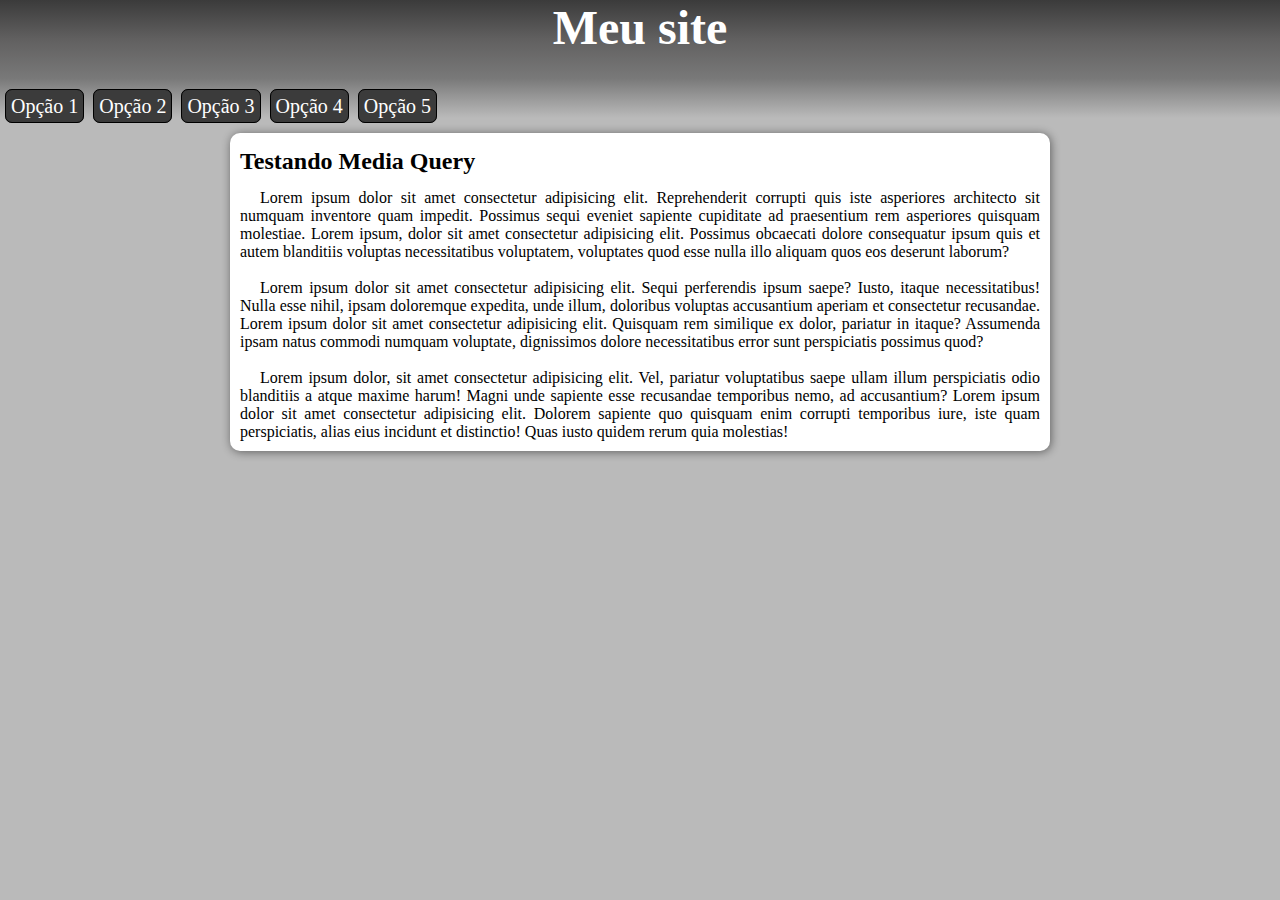
<file: ex027/index.html>
<!DOCTYPE html>
<html lang="pt-br">

<head>
    <meta charset="UTF-8">
    <meta name="viewport" content="width=device-width, initial-scale=1.0">
    <title>Meu site</title>

    <link rel="stylesheet" href="estilo/geral.css">
    <link rel="stylesheet"
        href="https://fonts.googleapis.com/css2?family=Material+Symbols+Outlined:opsz,wght,FILL,GRAD@24,400,0,0" />
    <link rel="stylesheet" href="estilo/maior.css" media="screen and (orientation: landscape)">

</head onresize="mudouTamanho">

<body>
    <Header>
        <h1>Meu site</h1>
        <span id="burguer" class="material-symbols-outlined" onclick="clickMenu()">menu
        </span>
        <nav id="itens">
            <a href="#">Opção 1</a>
            <a href="#">Opção 2</a>
            <a href="#">Opção 3</a>
            <a href="#">Opção 4</a>
            <a href="#">Opção 5</a>
        </nav>
    </Header>

    <main>
        <article>
            <h2>Testando Media Query</h2>
            <p>Lorem ipsum dolor sit amet consectetur adipisicing elit. Reprehenderit corrupti quis iste asperiores
                architecto sit numquam inventore quam impedit. Possimus sequi eveniet sapiente cupiditate ad praesentium
                rem asperiores quisquam molestiae.
                Lorem ipsum, dolor sit amet consectetur adipisicing elit. Possimus obcaecati dolore consequatur ipsum
                quis et autem blanditiis voluptas necessitatibus voluptatem, voluptates quod esse nulla illo aliquam
                quos eos deserunt laborum?
            </p> <br>

            <p>Lorem ipsum dolor sit amet consectetur adipisicing elit. Sequi perferendis ipsum saepe? Iusto, itaque
                necessitatibus! Nulla esse nihil, ipsam doloremque expedita, unde illum, doloribus voluptas accusantium
                aperiam et consectetur recusandae.
                Lorem ipsum dolor sit amet consectetur adipisicing elit. Quisquam rem similique ex dolor, pariatur in
                itaque? Assumenda ipsam natus commodi numquam voluptate, dignissimos dolore necessitatibus error sunt
                perspiciatis possimus quod?
            </p> <br>

            <p>Lorem ipsum dolor, sit amet consectetur adipisicing elit. Vel, pariatur voluptatibus saepe ullam illum
                perspiciatis odio blanditiis a atque maxime harum! Magni unde sapiente esse recusandae temporibus nemo,
                ad accusantium?
                Lorem ipsum dolor sit amet consectetur adipisicing elit. Dolorem sapiente quo quisquam enim corrupti
                temporibus iure, iste quam perspiciatis, alias eius incidunt et distinctio! Quas iusto quidem rerum quia
                molestias!
            </p>
        </article>
    </main>

    <script>
        function mudouTamanho() {
            if (window.innerwidth >= 768) {
                itens.style.display = 'block'
            } else {
                itens.style.display = 'none'
            }
        }

        function clickMenu() {
            var itens = document.getElementById("itens");
            if (itens.style.display == 'block') {
                itens.style.display = "none";
            } else {
                itens.style.display = 'block';
            }
        }
    </script>
</body>
</html>
</file>
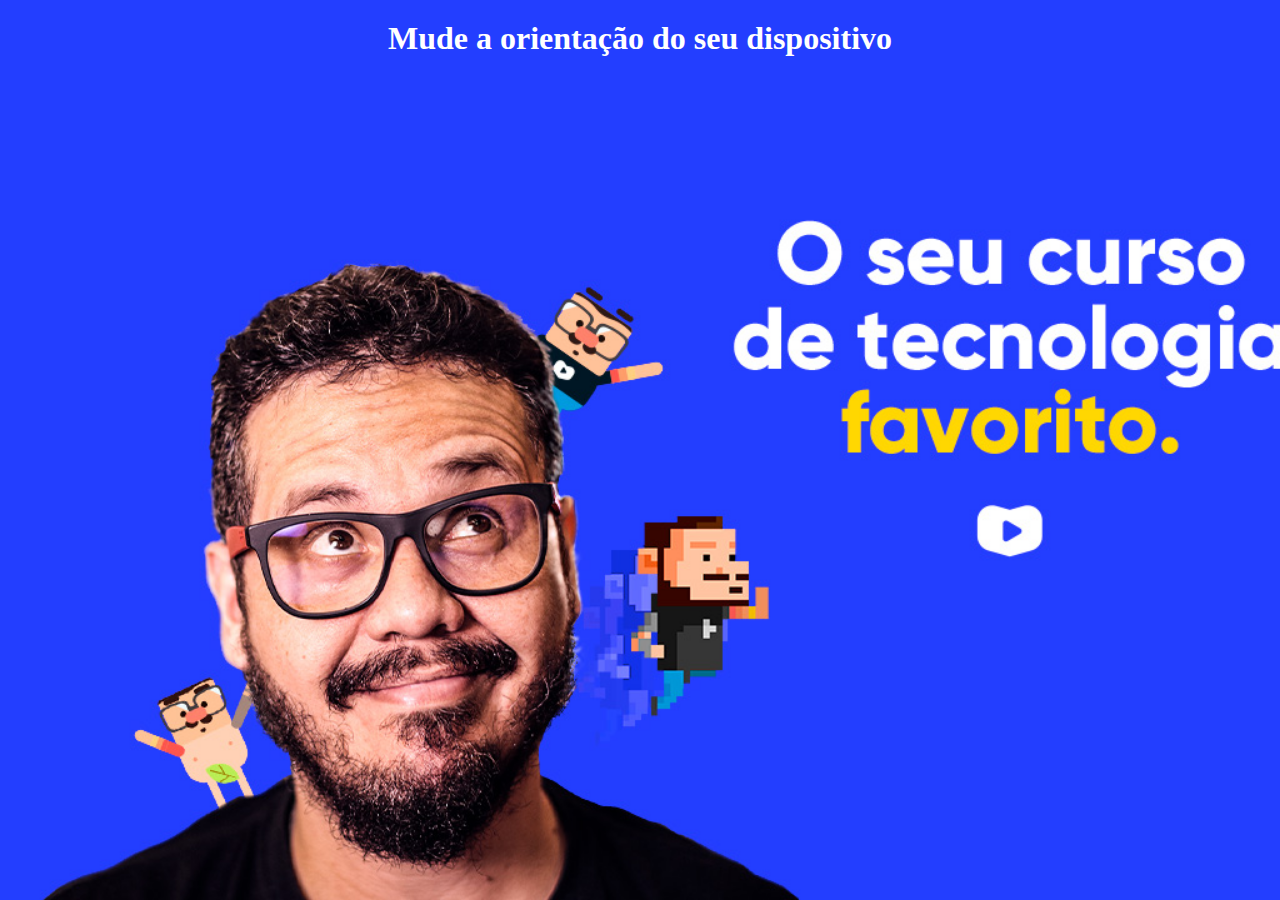
<file: mq02.html/index.html>
<!DOCTYPE html>
<html lang="pt-br">
<head>
    <meta charset="UTF-8">
    <meta name="viewport" content="width=device-width, initial-scale=1.0">
    <title>Document</title>

    <link rel="stylesheet" href="style.css" media="all">
    <link rel="stylesheet" href="style/retrato.css" media="screen and (orientation: portrait)">
    <link rel="stylesheet" href="style/paisagem.css" media="screen and (orientation: landscape)">


</head>
<body>
    <h1>Mude a orientação do seu dispositivo</h1>
</body>
</html>
</file>
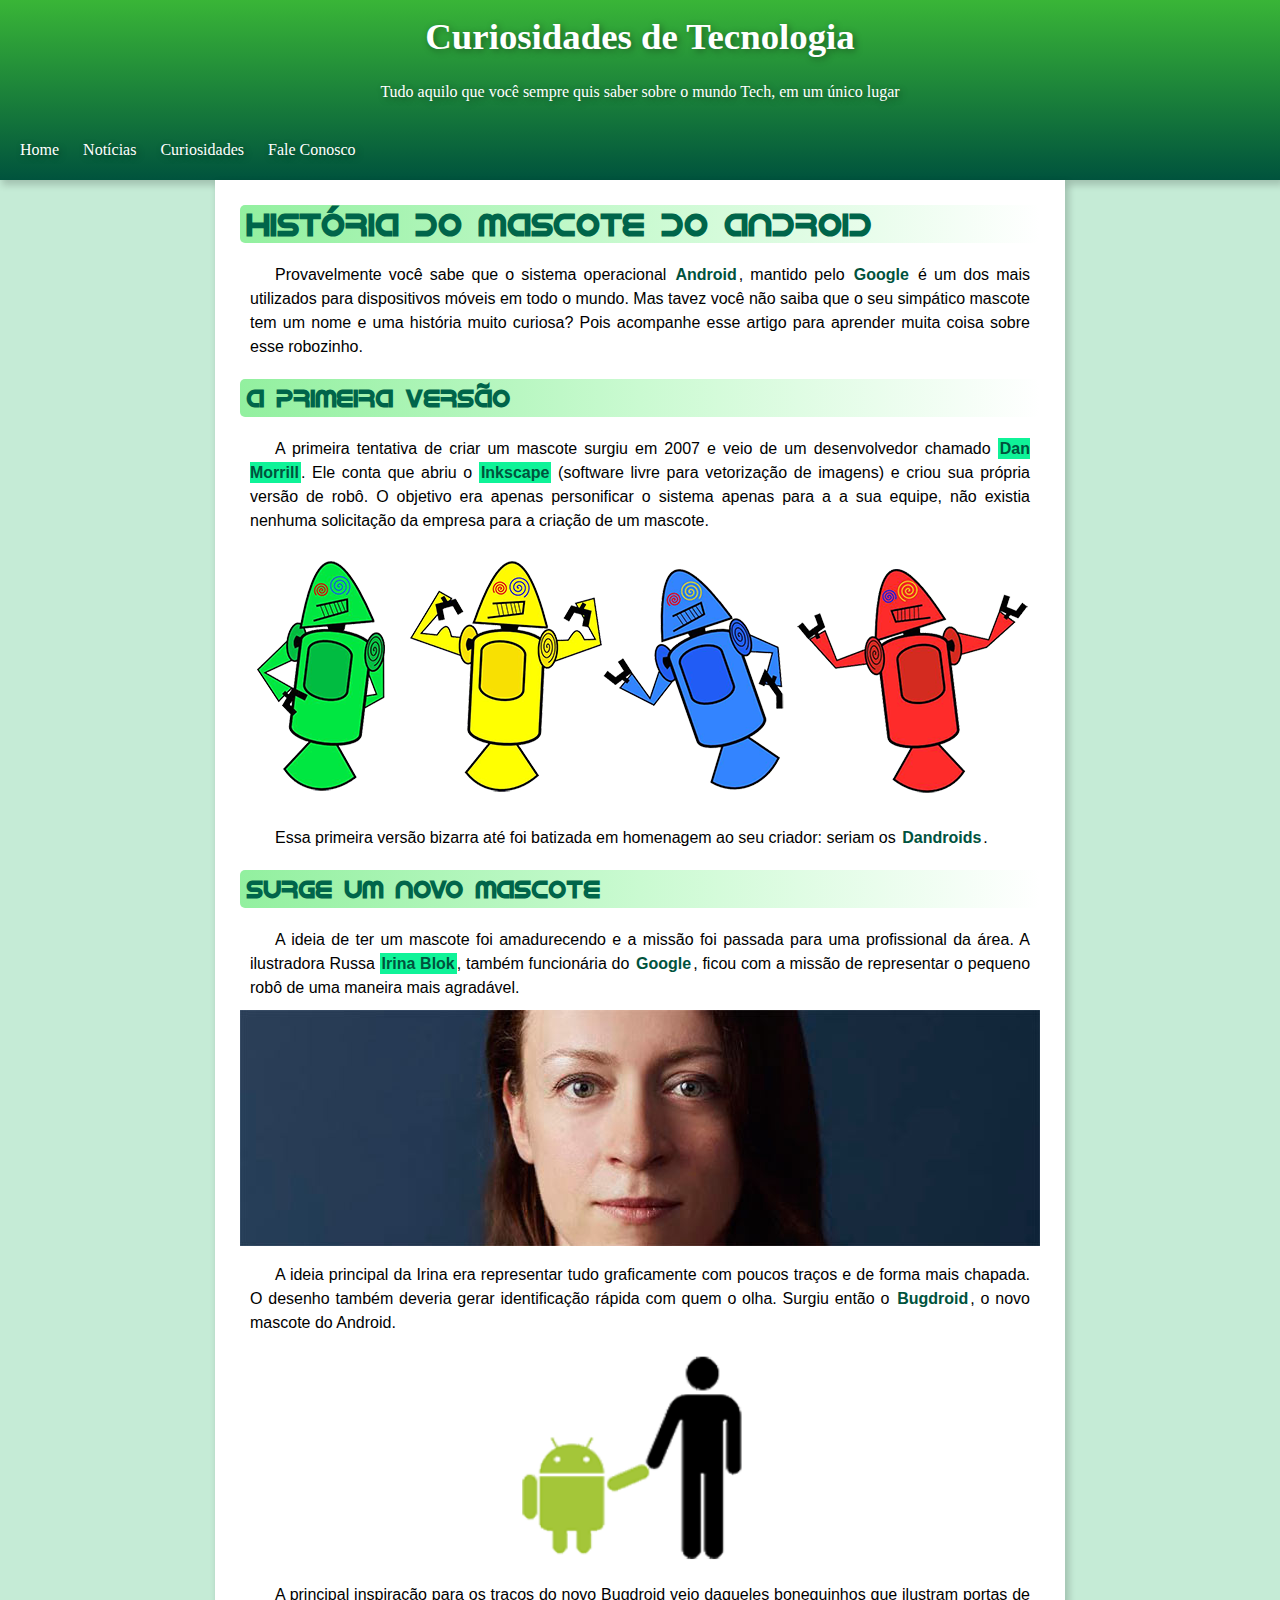
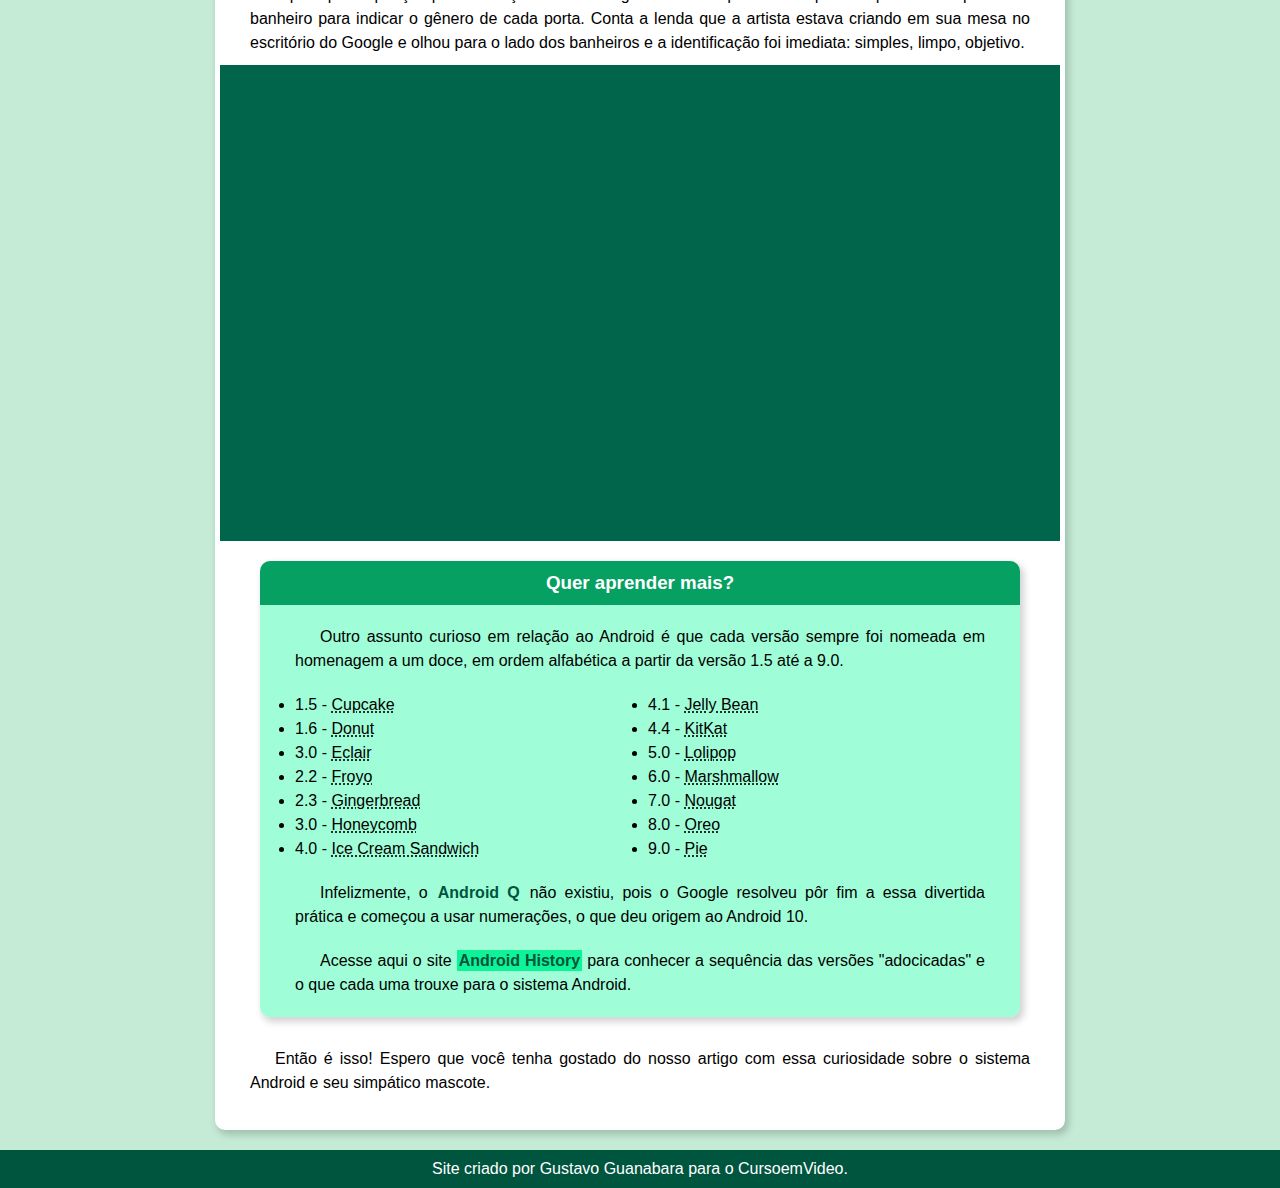
<file: pj-android/index.html>
<!DOCTYPE html>
<html lang="pt-br">

<head>
    <meta charset="UTF-8">
    <meta name="viewport" content="width=device-width, initial-scale=1.0">
    <title>Como Surgiu o Mascote do Android</title>

    <link rel="shortcut icon" href="pacote-projeto-d010/imagens/favicon.ico" type="image/x-icon">

    <link rel="stylesheet" href="style.css">

</head>

<body>
    <header>
        <h1>Curiosidades de Tecnologia</h1>

        <p>Tudo aquilo que você sempre quis saber sobre o mundo Tech, em um único lugar</p>

            <nav>
                <a href="">Home</a>
                <a href="">Notícias</a>
                <a href="">Curiosidades</a>
                <a href="">Fale Conosco</a>
            </nav>
    </header>

    <main>
        <h1>História do Mascote do Android</h1>

        <p>Provavelmente você sabe que o sistema operacional <strong>Android</strong>, mantido pelo <strong>Google</strong> é um dos mais utilizados para
            dispositivos móveis em todo o mundo. Mas tavez você não saiba que o seu simpático mascote tem um nome e uma
            história muito curiosa? Pois acompanhe esse artigo para aprender muita coisa sobre esse robozinho.</p>

        <h2>A primeira versão</h2>

        <p>A primeira tentativa de criar um mascote surgiu em 2007 e veio de um desenvolvedor chamado <a href="https://ausdroid.net/news/2013/01/04/dan-morrill-shows-us-the-android-mascots-that-could-have-been/" target="_blank">Dan Morrill</a>. Ele
            conta que abriu o <a href="https://inkscape.org/pt-br/" target="_blank">Inkscape</a> (software livre para vetorização de imagens) e criou sua própria versão de robô.
            O objetivo era apenas personificar o sistema apenas para a a sua equipe, não existia nenhuma solicitação da
            empresa para a criação de um mascote.</p>

        <picture>
            <source media="(max-width: 600px)" srcset="pacote-projeto-d010/imagens/dan-droids-pq.png" type="image/png">
            <img src="pacote-projeto-d010/imagens/dan-droids.png" alt="Dan Droids"></img>
        </picture>

        <p>Essa primeira versão bizarra até foi batizada em homenagem ao seu criador: seriam os <strong>Dandroids</strong>.</p>

        <h2>Surge um novo mascote</h2>

        <p>A ideia de ter um mascote foi amadurecendo e a missão foi passada para uma profissional da área. A
            ilustradora Russa <a href="https://www.irinablok.com/android" target="_blank">Irina Blok</a>, também funcionária do <strong>Google</strong>, ficou com a missão de representar o pequeno robô
            de uma maneira mais agradável.</p>

        <picture>
            <source media="(max-width: 600px)" srcset="pacote-projeto-d010/imagens/irina-blok-pq.jpg" type="image/png">
            <img src="pacote-projeto-d010/imagens/irina-blok.jpg" alt="Irina Block"></img>
        </picture>

        <p>A ideia principal da Irina era representar tudo graficamente com poucos traços e de forma mais chapada. O
            desenho também deveria gerar identificação rápida com quem o olha. Surgiu então o <strong>Bugdroid</strong>, o novo mascote
            do Android.</p>

        <img src="pacote-projeto-d010/imagens/bugdroid.png" alt="Bug Droid" class="bugdroid"></img>

        <p>A principal inspiração para os traços do novo Bugdroid veio daqueles bonequinhos que ilustram portas de
            banheiro para indicar o gênero de cada porta. Conta a lenda que a artista estava criando em sua mesa no
            escritório do Google e olhou para o lado dos banheiros e a identificação foi imediata: simples, limpo,
            objetivo.</p>

        <div class="video">
            <iframe width="560" height="315" src="https://www.youtube.com/embed/l2UDgpLz20M?si=HZVRMqlNoEgbCd5l"
                title="YouTube video player" frameborder="0"
                allow="accelerometer; autoplay; clipboard-write; encrypted-media; gyroscope; picture-in-picture; web-share"
                referrerpolicy="strict-origin-when-cross-origin" allowfullscreen></iframe>
        </div>

        <article>
            <h3>Quer aprender mais?</h3>

            <div>
                <p class="paragrafo2">Outro assunto curioso em relação ao Android é que cada versão sempre foi nomeada em homenagem a um
                    doce, em ordem alfabética a partir da versão 1.5 até a 9.0.</p>

                <ul>
                    <li>1.5 - <abbr title="Bolo de copo">Cupcake</abbr></li>
                    <li>1.6 - <abbr title="Rosquinha">Donut</abbr></li>
                    <li>3.0 - <abbr title="Bomba">Eclair</abbr></li>
                    <li>2.2 - <abbr title="Iogurte Congelado">Froyo</abbr></li>
                    <li>2.3 - <abbr title="Biscoito de gengibre">Gingerbread</abbr></li>
                    <li>3.0 - <abbr title="Favo de mel">Honeycomb</abbr></li>
                    <li>4.0 - <abbr title="Sanduiche de Sorvete">Ice Cream Sandwich</abbr></li>
                    <li>4.1 - <abbr title="Jujuba">Jelly Bean</abbr></li>
                    <li>4.4 - <abbr title="Kitkat">KitKat</abbr></li>
                    <li>5.0 - <abbr title="Pirulito">Lolipop</abbr></li>
                    <li>6.0 - <abbr title="Marshmallow">Marshmallow</abbr></li>
                    <li>7.0 - <abbr title="Torrone">Nougat</abbr></li>
                    <li>8.0 - <abbr title="Oreo">Oreo</abbr></li>
                    <li>9.0 - <abbr title="Torta">Pie</abbr></li>
                </ul>

                <p class="paragrafo2">Infelizmente, o <strong>Android Q</strong> não existiu, pois o Google resolveu pôr fim a essa divertida prática e
                    começou a usar numerações, o que deu origem ao Android 10.</p>

                <p class="paragrafo2">Acesse aqui o site <a href="https://www.android.com/intl/en_uk/" target="_blank">Android History</a> para conhecer a sequência das versões "adocicadas" e o que cada
                    uma trouxe para o sistema Android.</p>
        </article>
        <p>Então é isso! Espero que você tenha gostado do nosso artigo com essa curiosidade sobre o sistema Android e
            seu simpático mascote.</p>
        </aside>
    </main>

    <footer>Site criado por Gustavo Guanabara para o CursoemVideo.</footer>
</body>

</html>
</file>
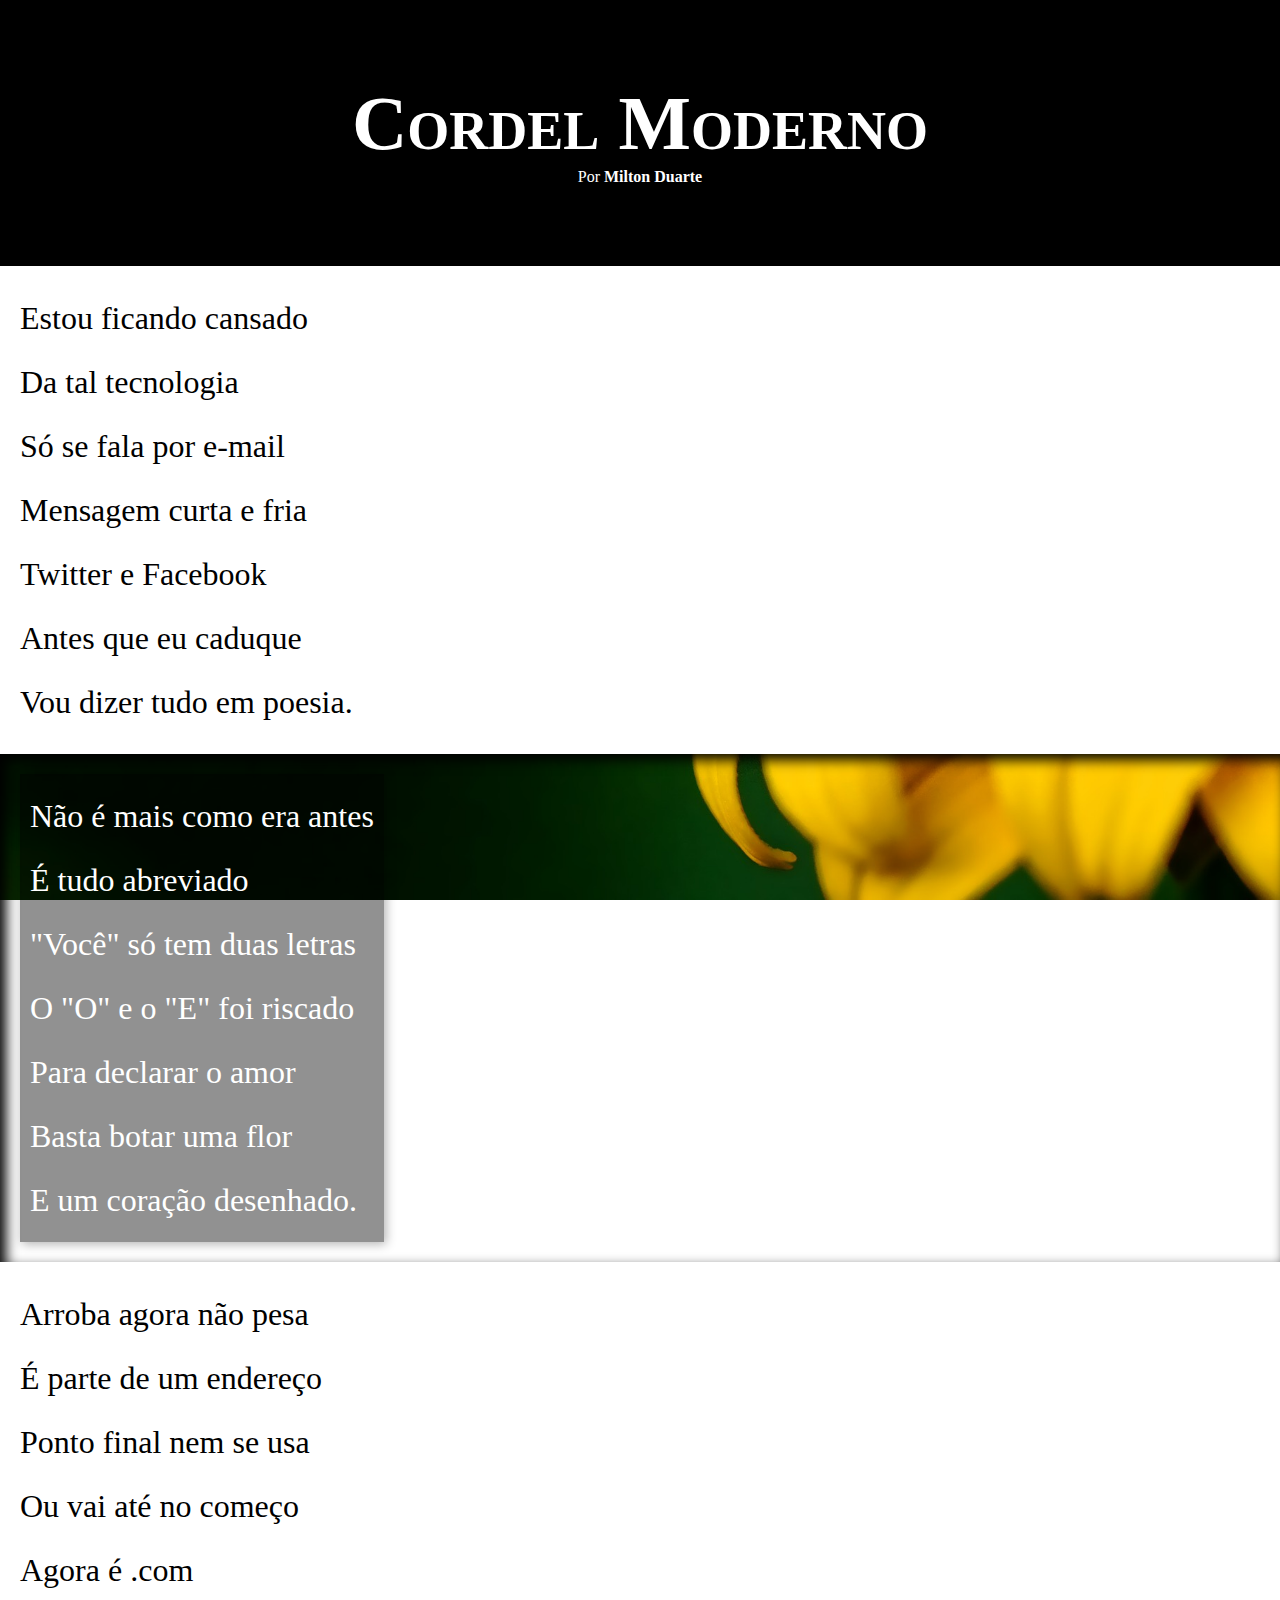
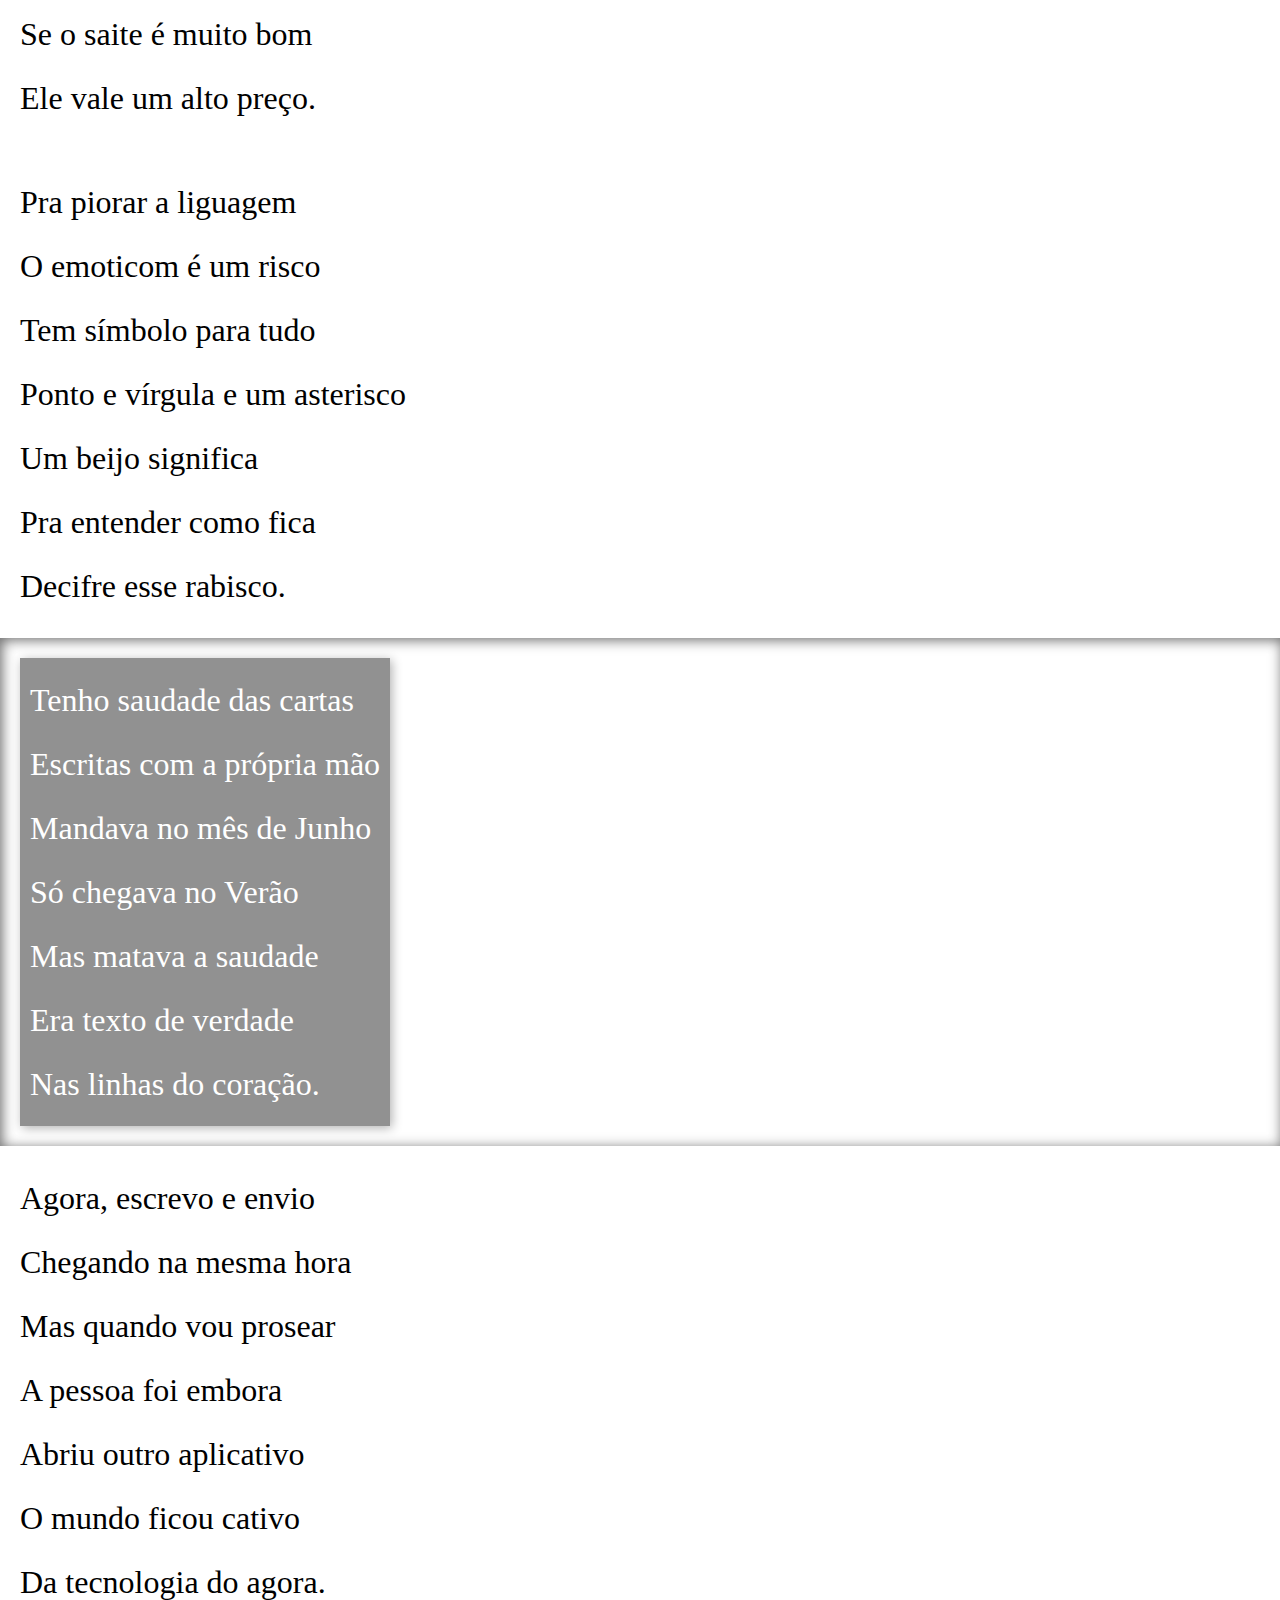
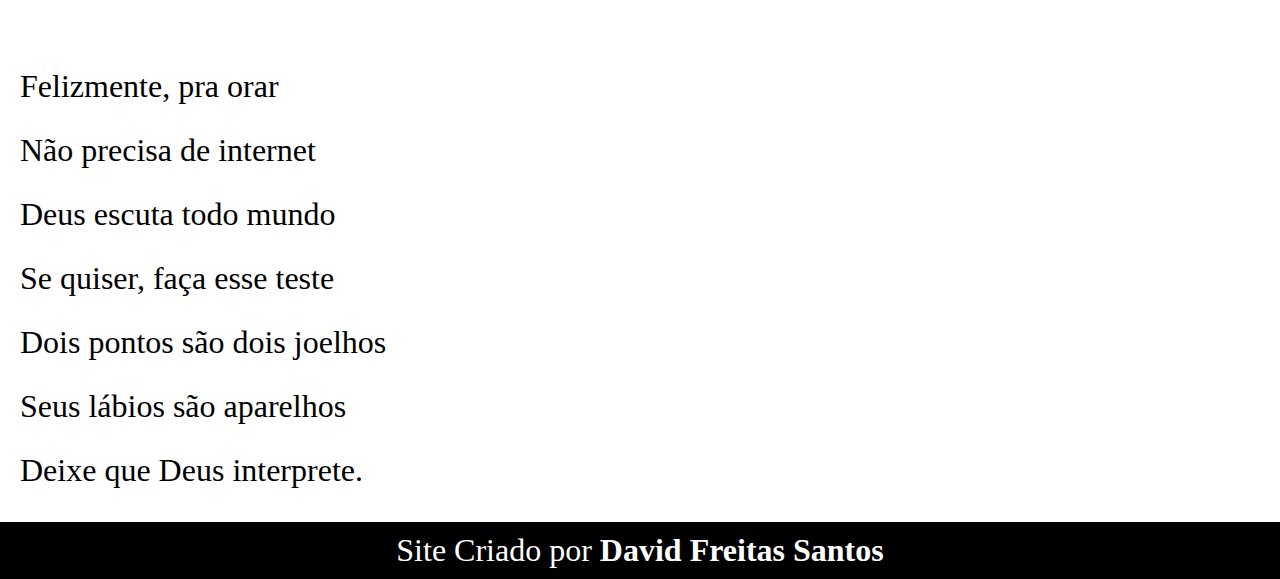
<file: pj-cordel/index.html>
<!DOCTYPE html>
<html lang="pt-br">
<head>
    <meta charset="UTF-8">
    <meta name="viewport" content="width=device-width, initial-scale=1.0">
    <title>Cordel Moderno</title>

    <link rel="stylesheet" href="style.css">

</head>
<body>
    <header>
        <h1>Cordel Moderno</h1>
        <p>Por <strong><a href="https://www.recantodasletras.com.br/poesias/3186743" target="_blank">Milton Duarte</a></strong></p>
    </header>
    <main>
            <section>
                <p>
                    Estou ficando cansado <br>
                    Da tal tecnologia <br>
                    Só se fala por e-mail <br>
                    Mensagem curta e fria <br>
                    Twitter e Facebook <br>
                    Antes que eu caduque <br>
                    Vou dizer tudo em poesia.
                </p>
            </section>
            
        
            
            <section class="paralax">
                <p class="fundo">
                    Não é mais como era antes <br>
                    É tudo abreviado <br>
                    "Você" só tem duas letras <br>
                    O "O" e o "E" foi riscado <br>
                    Para declarar o amor <br>
                    Basta botar uma flor <br>
                    E um coração desenhado. <br>
                </p>
            </section>
            
            
            
            <section>
                <p>
                    Arroba agora não pesa <br>
                    É parte de um endereço <br>
                    Ponto final nem se usa <br>
                    Ou vai até no começo <br>
                    Agora é .com <br>
                    Se o saite é muito bom <br>
                    Ele vale um alto preço. <br>
                </p>
            </section>
           
            
            <section>
                <p>
                    Pra piorar a liguagem <br>
                    O emoticom é um risco <br>
                    Tem símbolo para tudo <br>
                    Ponto e vírgula e um asterisco <br>
                    Um beijo significa <br>
                    Pra entender como fica <br>
                    Decifre esse rabisco. <br>
                </p>
            </section>
            
            
            
            <section class="paralax2">
                <p class="fundo">
                    Tenho saudade das cartas <br>
                    Escritas com a própria mão <br>
                    Mandava no mês de Junho <br>
                    Só chegava no Verão <br>
                    Mas matava a saudade <br>
                    Era texto de verdade <br>
                    Nas linhas do coração. <br>
                </p>
            </section>
            
           
            
            <section>
                <p>
                    Agora, escrevo e envio <br>
                    Chegando na mesma hora <br>
                    Mas quando vou prosear <br>
                    A pessoa foi embora <br>
                    Abriu outro aplicativo <br>
                    O mundo ficou cativo <br>
                    Da tecnologia do agora. <br>
                </p>
            </section>
            
            <section>
                <p>
                    Felizmente, pra orar <br>
                    Não precisa de internet <br>
                    Deus escuta todo mundo <br>
                    Se quiser, faça esse teste <br>
                    Dois pontos são dois joelhos <br>
                    Seus lábios são aparelhos <br>
                    Deixe que Deus interprete. <br>
                </p>
            </section>
    </main>
    <Footer>Site Criado por <strong>David Freitas Santos</strong></Footer>
</body>
</html>
</file>
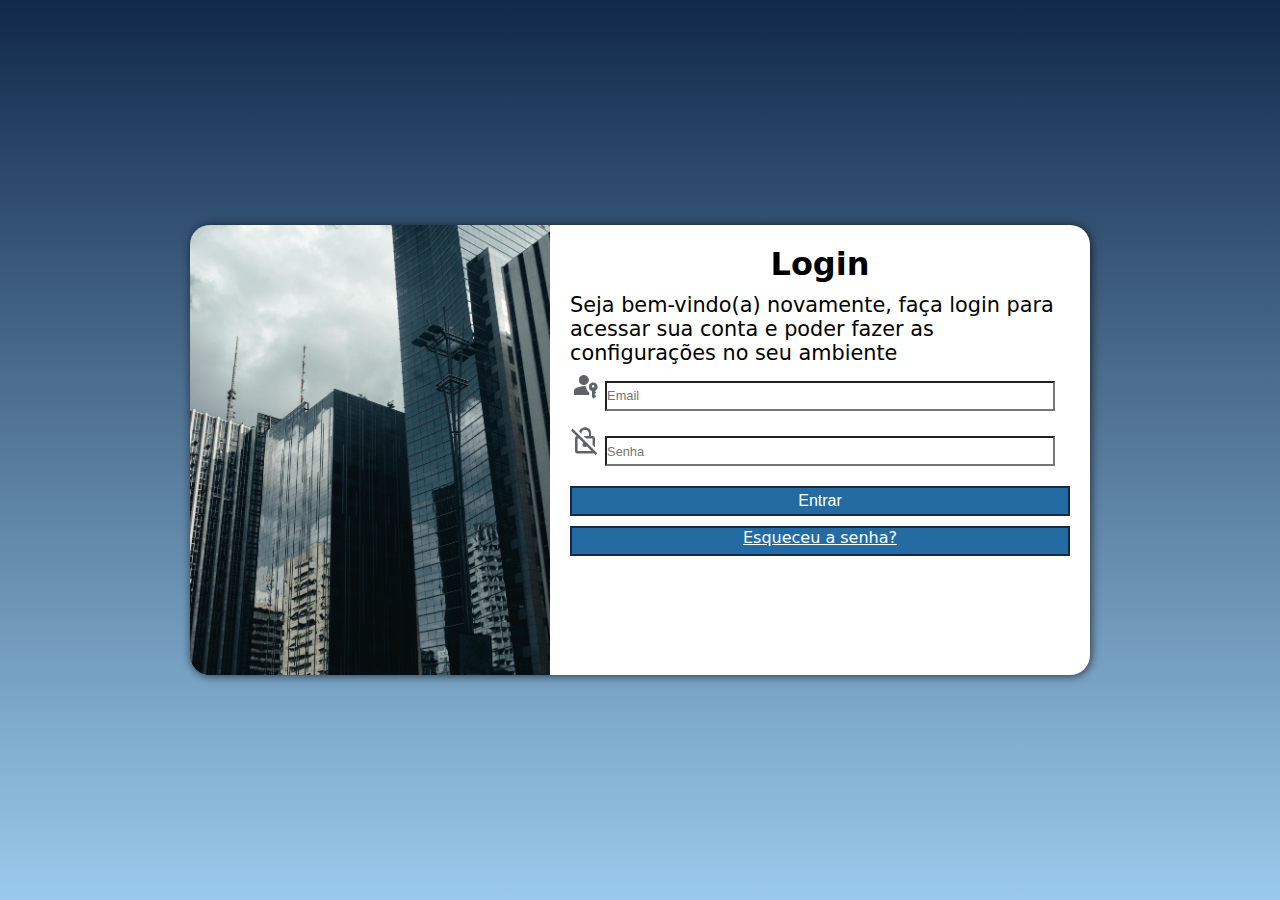
<file: pj-form/index.html>
<!DOCTYPE html>
<html lang="pt-br">

<head>
    <meta charset="UTF-8">
    <meta name="viewport" content="width=device-width, initial-scale=1.0">
    <title>Formulário de Login</title>
    <link rel="stylesheet" href="estilos/style.css">
    <link rel="stylesheet" href="estilos/mq.css">
    <link rel="stylesheet"
        href="https://fonts.googleapis.com/css2?family=Material+Symbols+Outlined:opsz,wght,FILL,GRAD@20..48,100..700,0..1,-50..200" />

</head>

<body>
    <main>
        <section id="login">
            <div id="imagem">

            </div>
            <div id="form">
                <h1>Login</h1>
                <p>Seja bem-vindo(a) novamente, faça login para acessar sua conta e poder fazer as configurações no seu
                    ambiente</p>
                <form action="" method="post" autocomplete="on">
                    <p class="campo">
                        <label for="ilogin"><img src="img/passkey_24dp_5F6368_FILL0_wght400_GRAD0_opsz24.png"
                                alt="Login"></label>
                        <input type="email" name="login" id="ilogin" minlength="5" placeholder="Email"
                            autocomplete="email">
                    </p>
                    <p class="campo">
                        <label for="isenha"><img src="img/no_encryption_24dp_5F6368_FILL0_wght400_GRAD0_opsz24.png"
                                alt="Senha"></label>
                        <input type="password" name="senha" id="isenha" size="" required min="8" placeholder="Senha"
                            autocomplete="current-password">
                    </p>
                    <p>
                        <input id="center" type="submit" value="Entrar" size="">
                        <a class="botao" href="@">Esqueceu a senha?</a> 
                    <p>
                </form>
            </div>
        </section>
    </main>
</body>

</html>
</file>
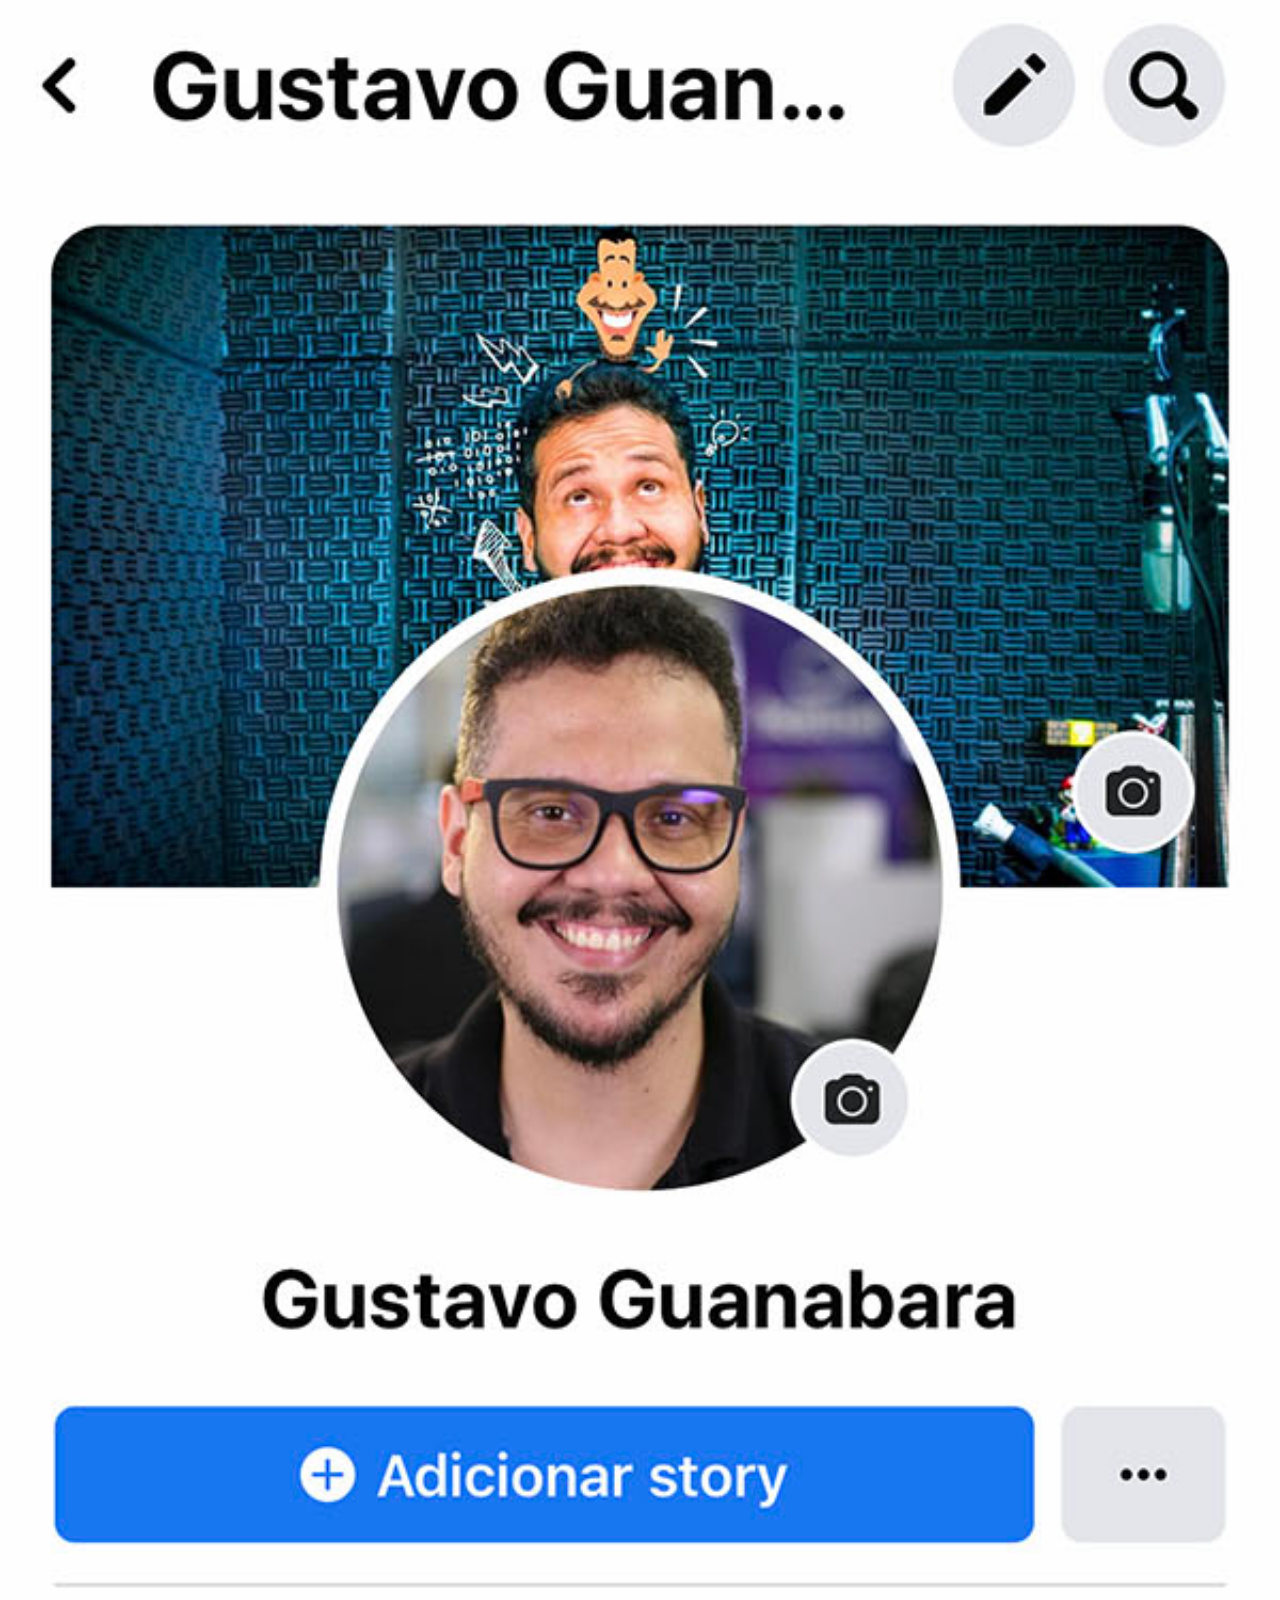
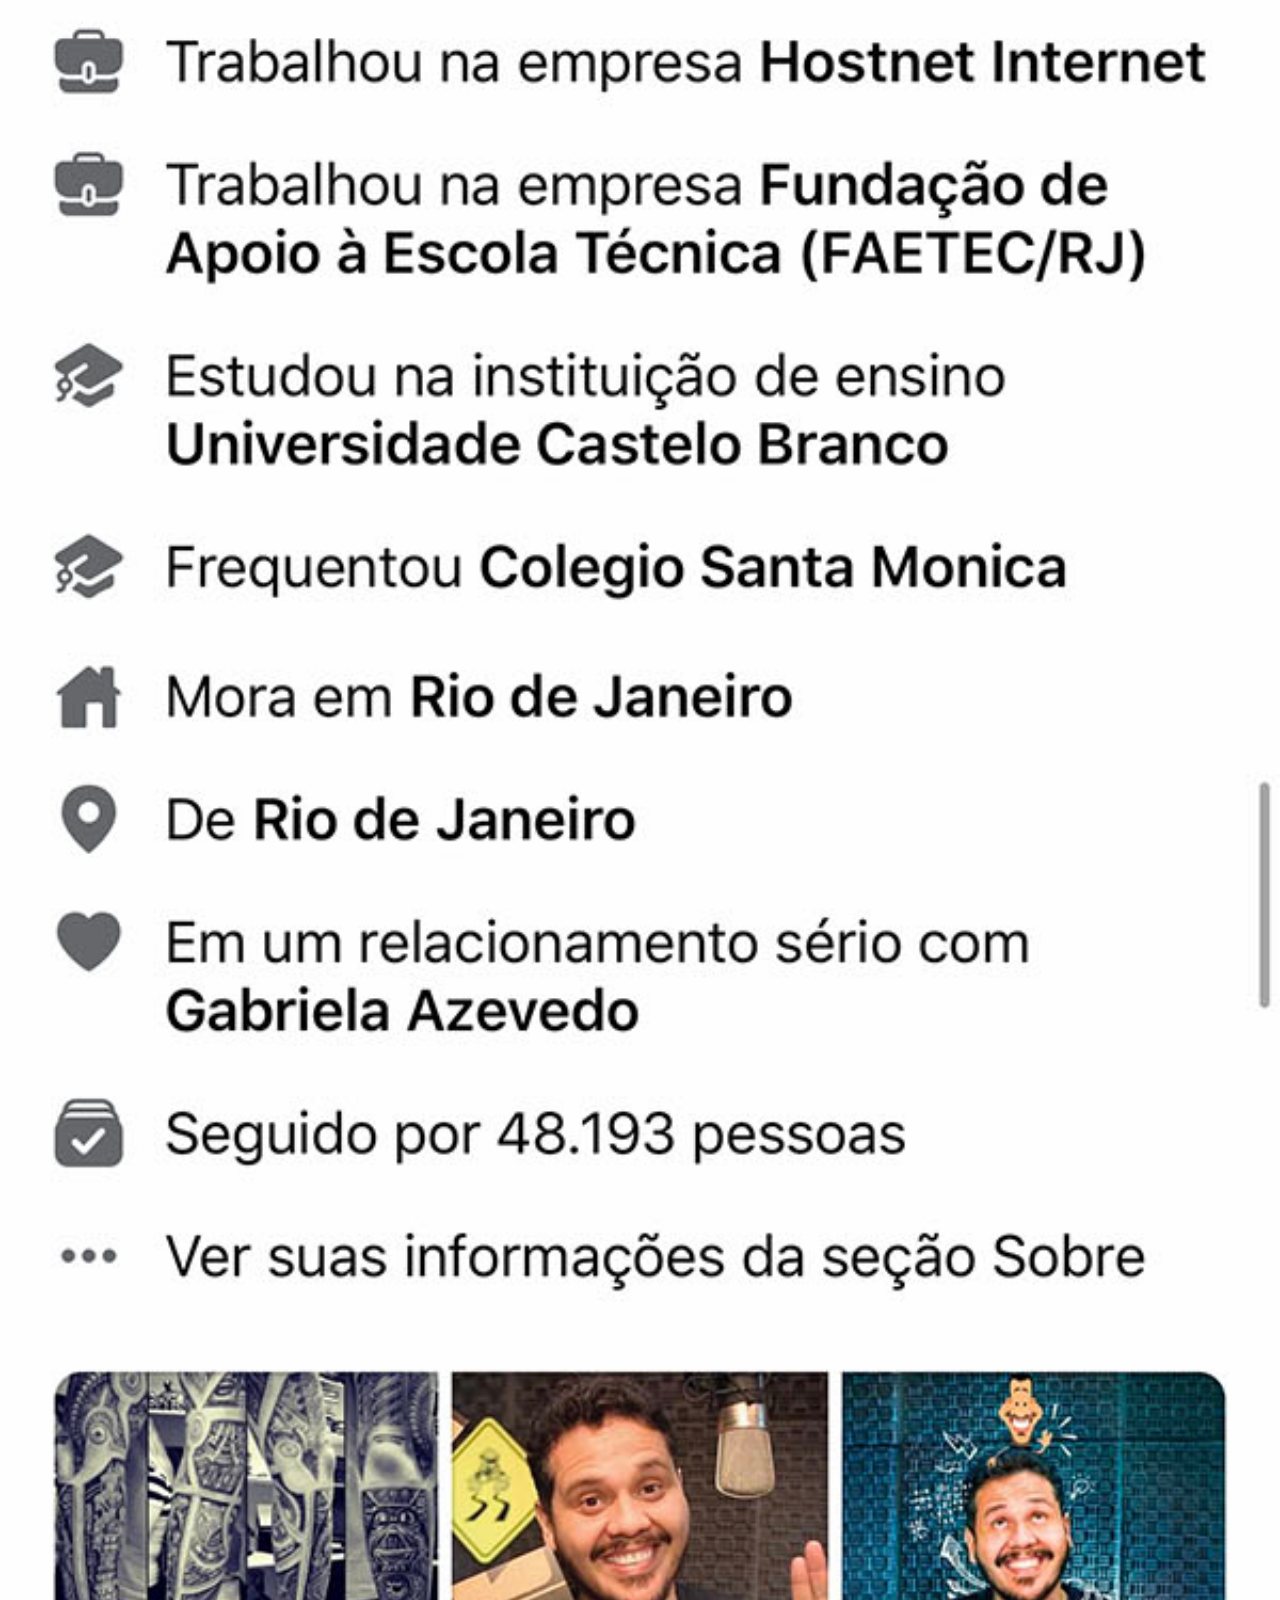
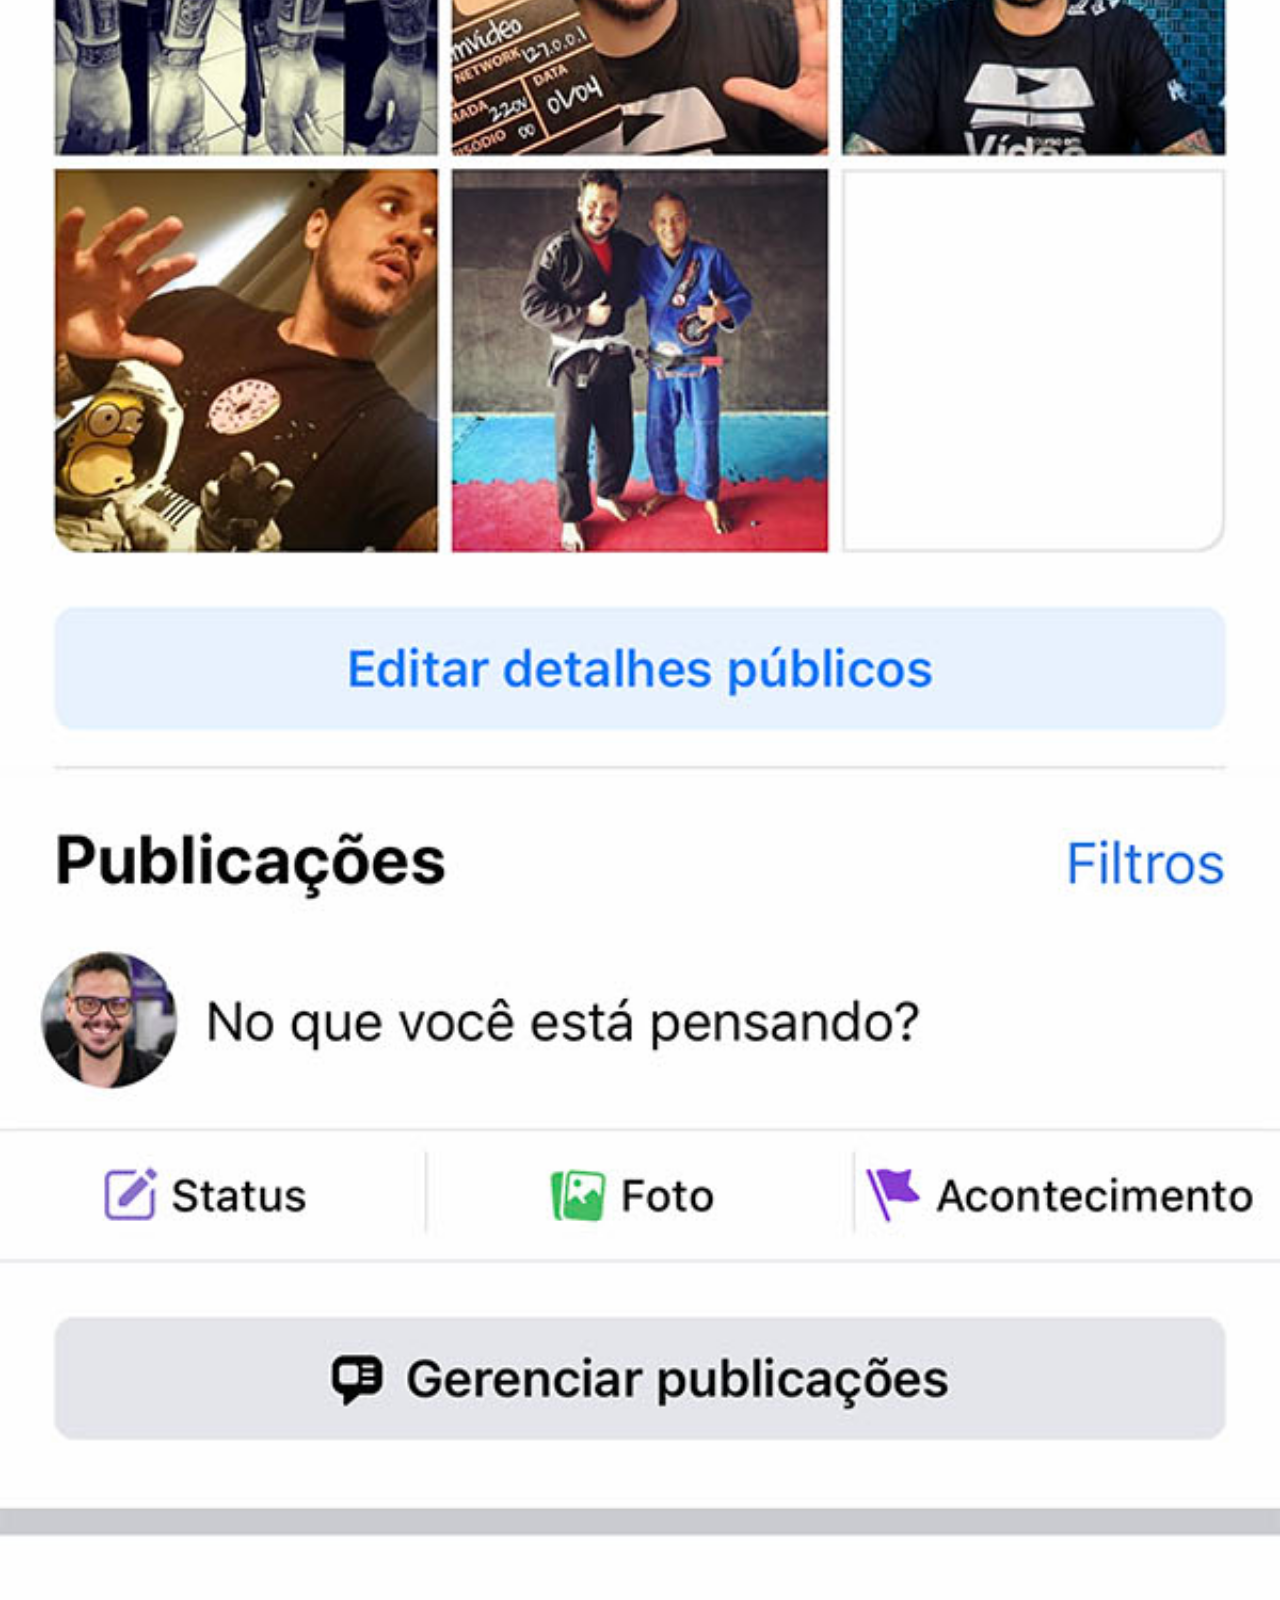
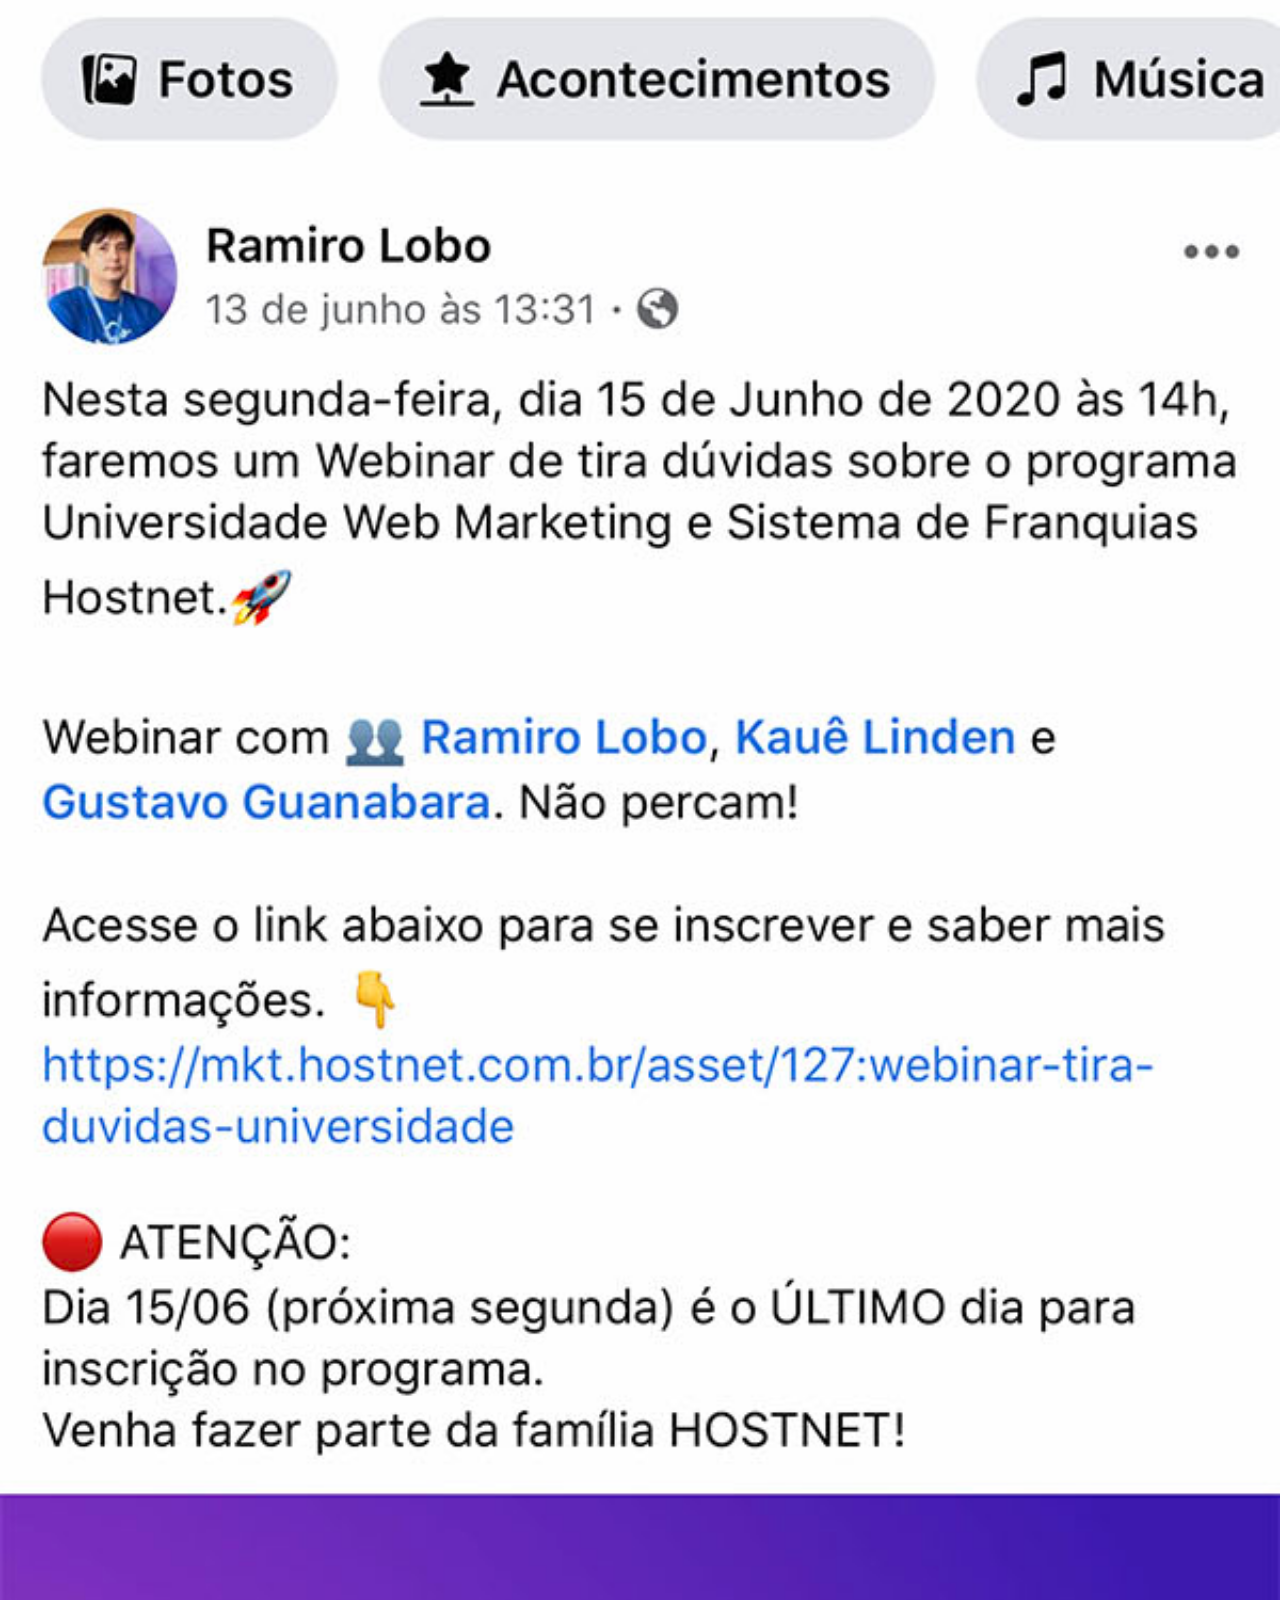
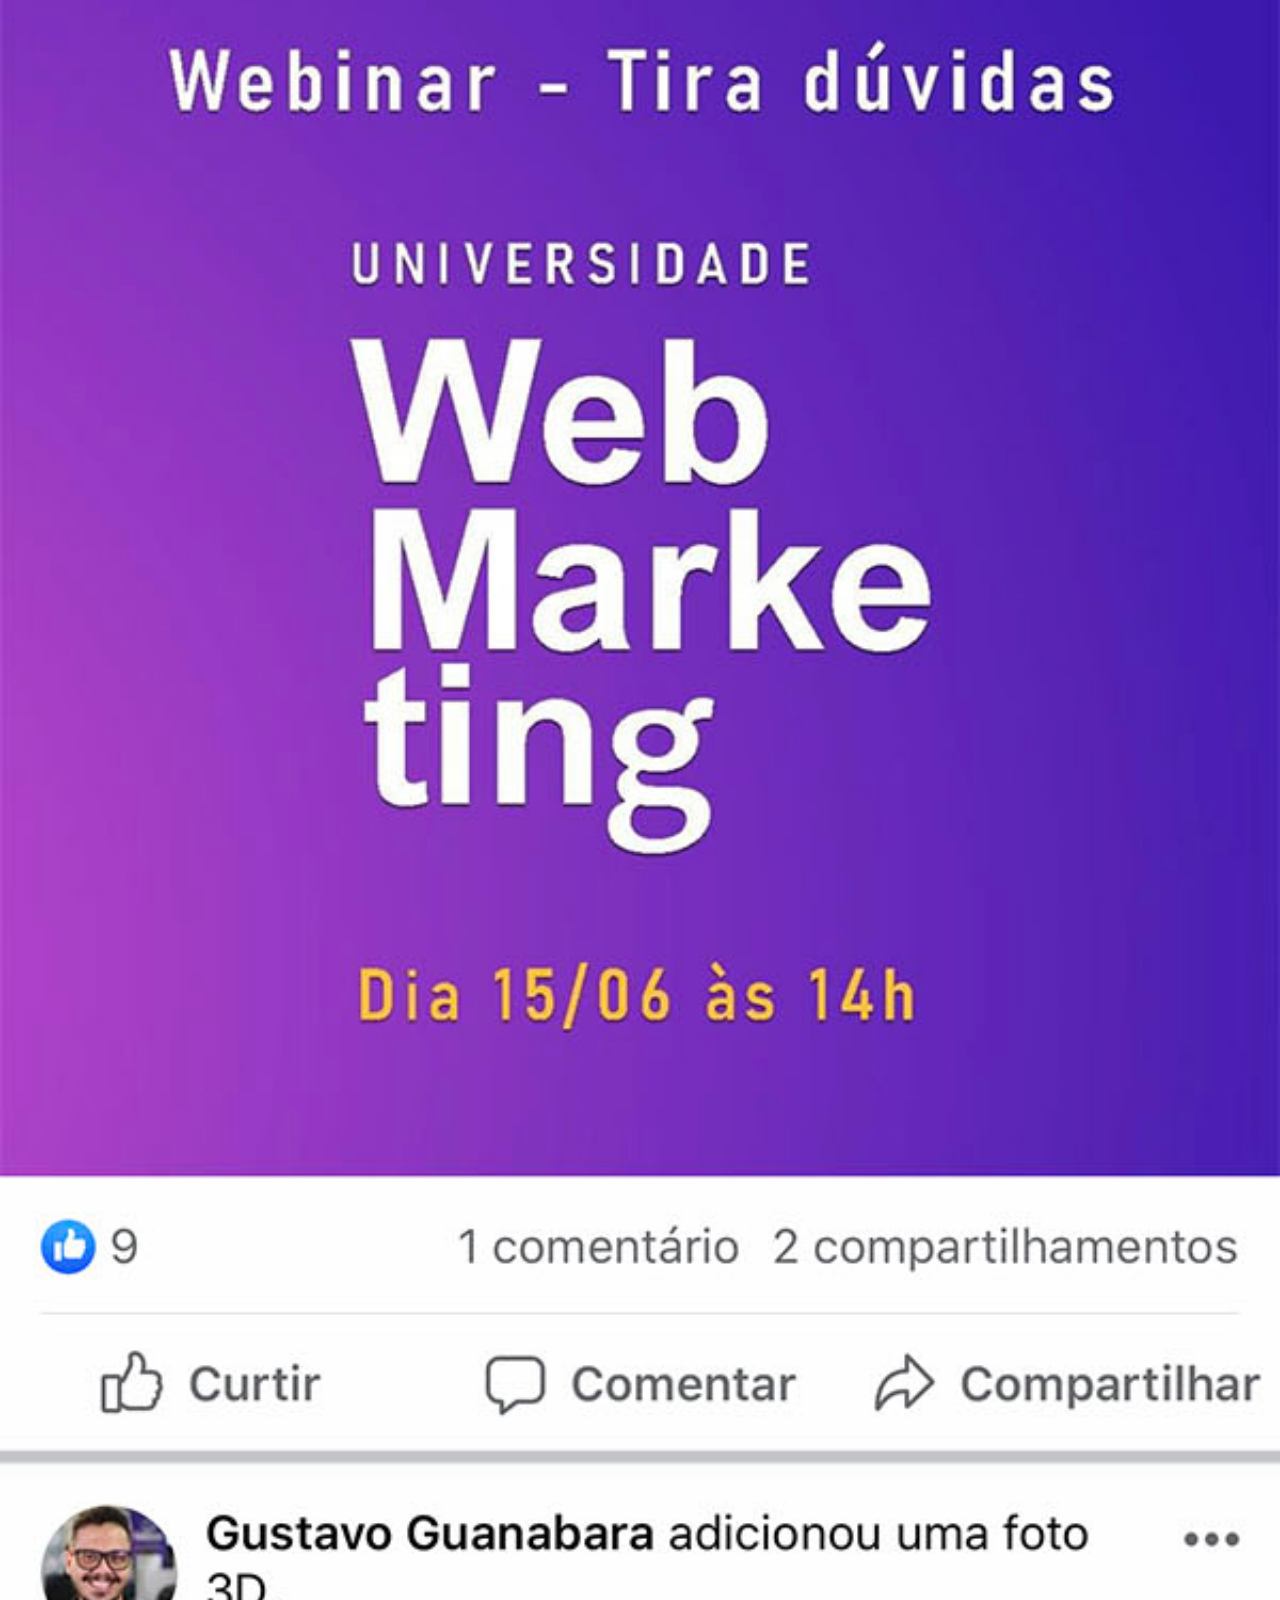
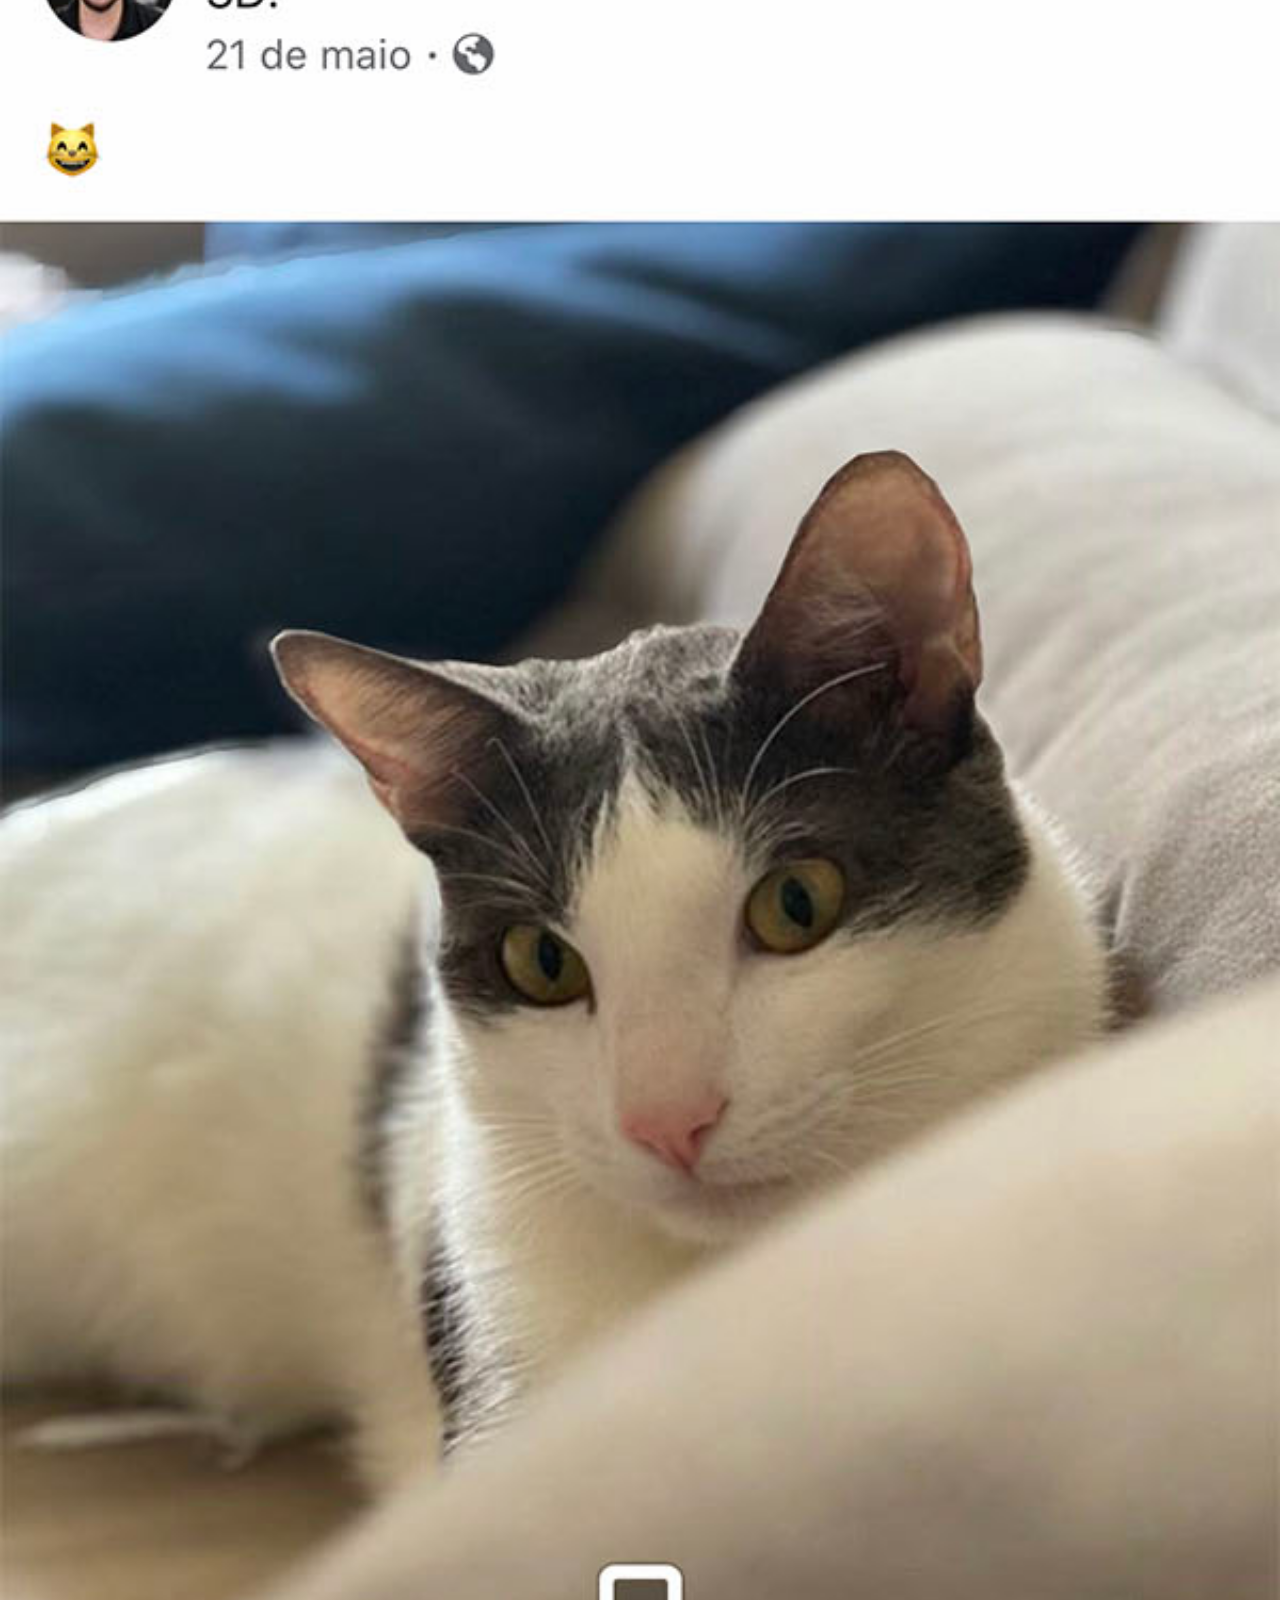
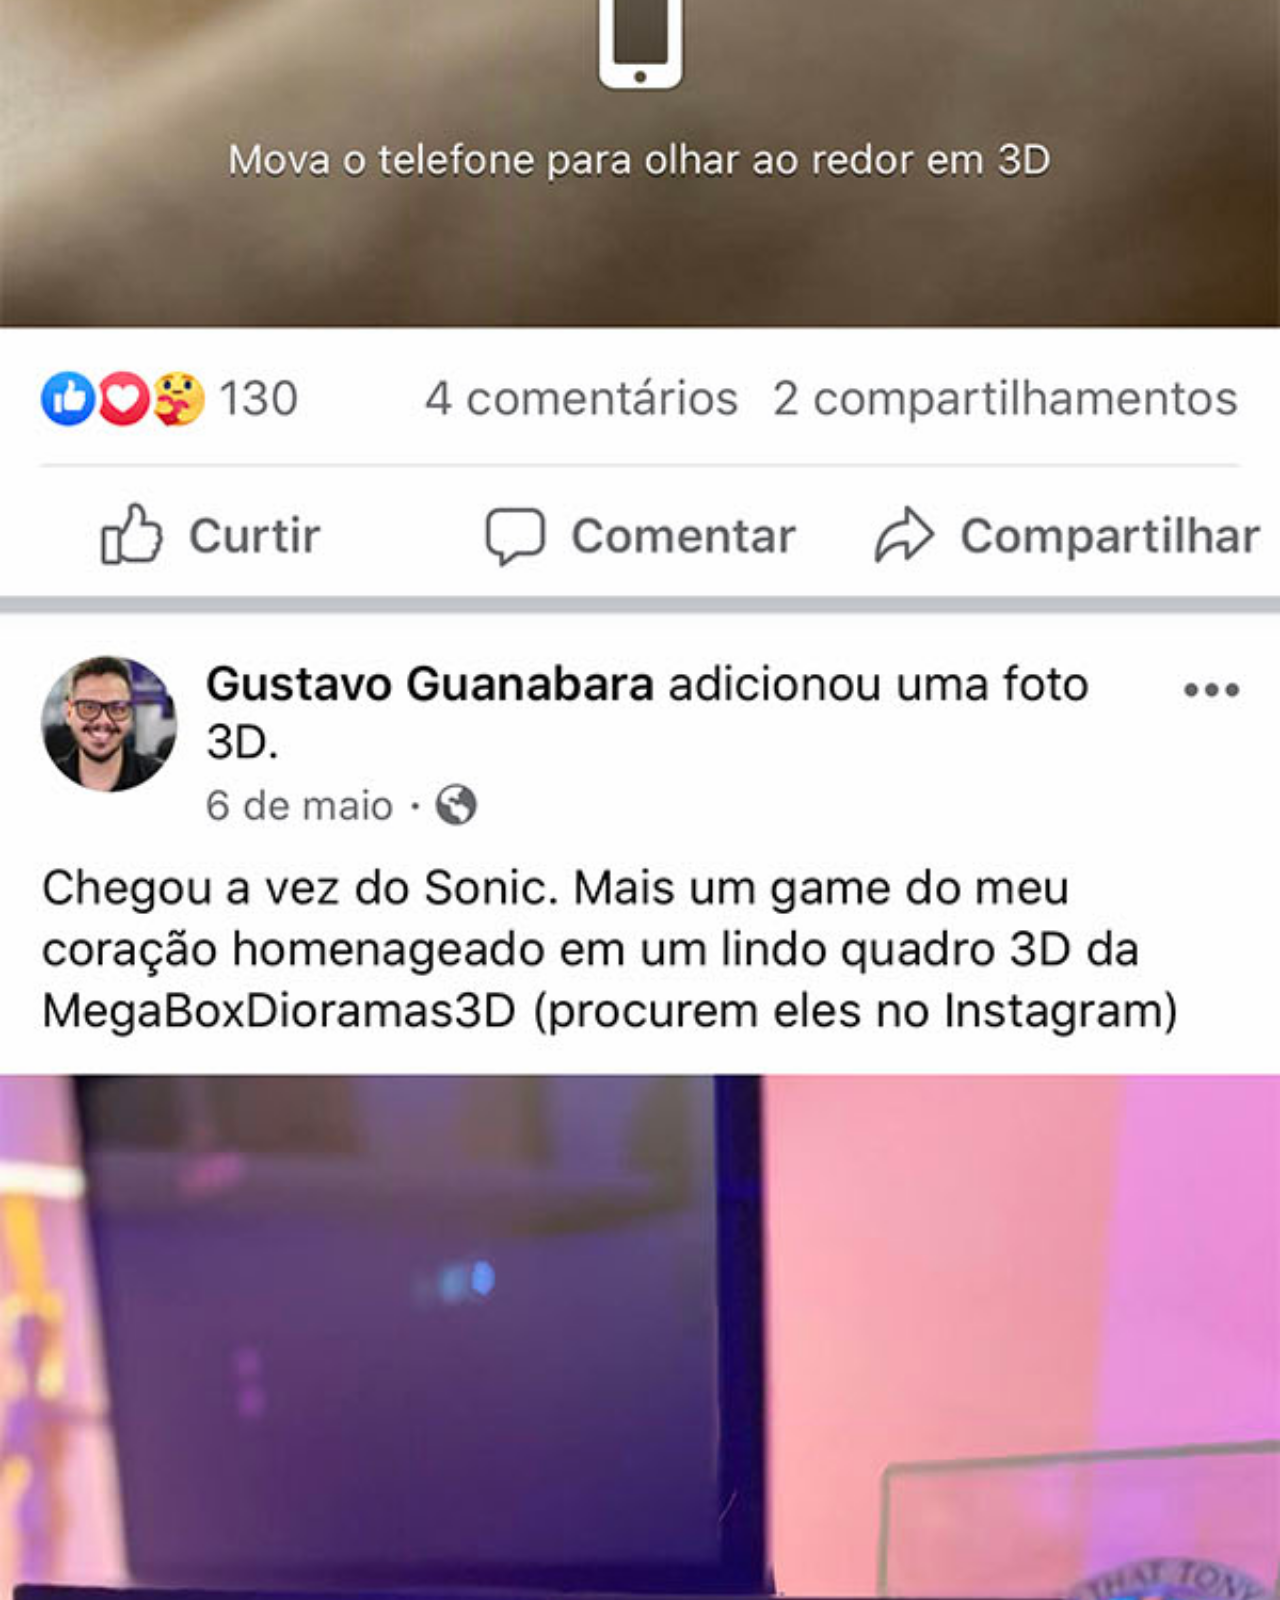
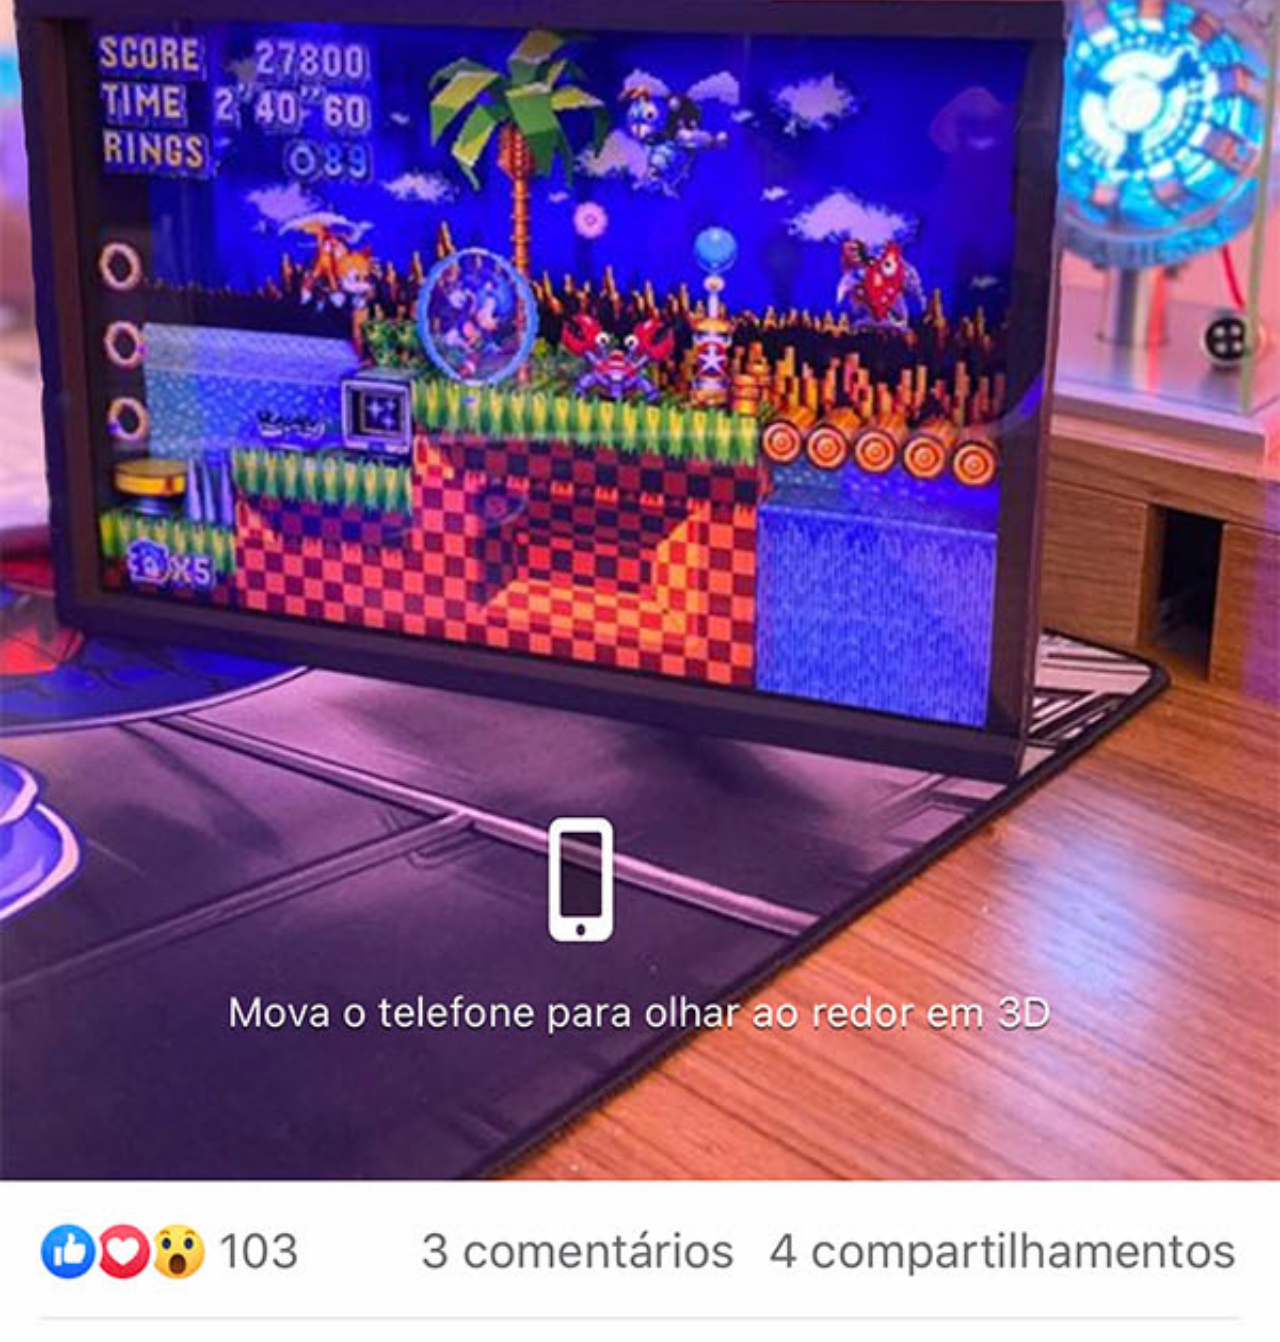
<file: pj-redessociais/face.html>
<!DOCTYPE html>
<html lang="pt-br">
<head>
    <meta charset="UTF-8">
    <meta name="viewport" content="width=device-width, initial-scale=1.0">
    <title>Document</title>
    <style>
        * {
            margin: 0;
            padding: 0;
        }

        ::-webkit-scrollbar {
            width: 0px;
            height: 0px;
        }

        img {
          width: 100vw;
        }
    </style>
</head>
<body>
    <img src="imagens/tela-facebook.jpg" alt="">
</body>
</html>
</file>
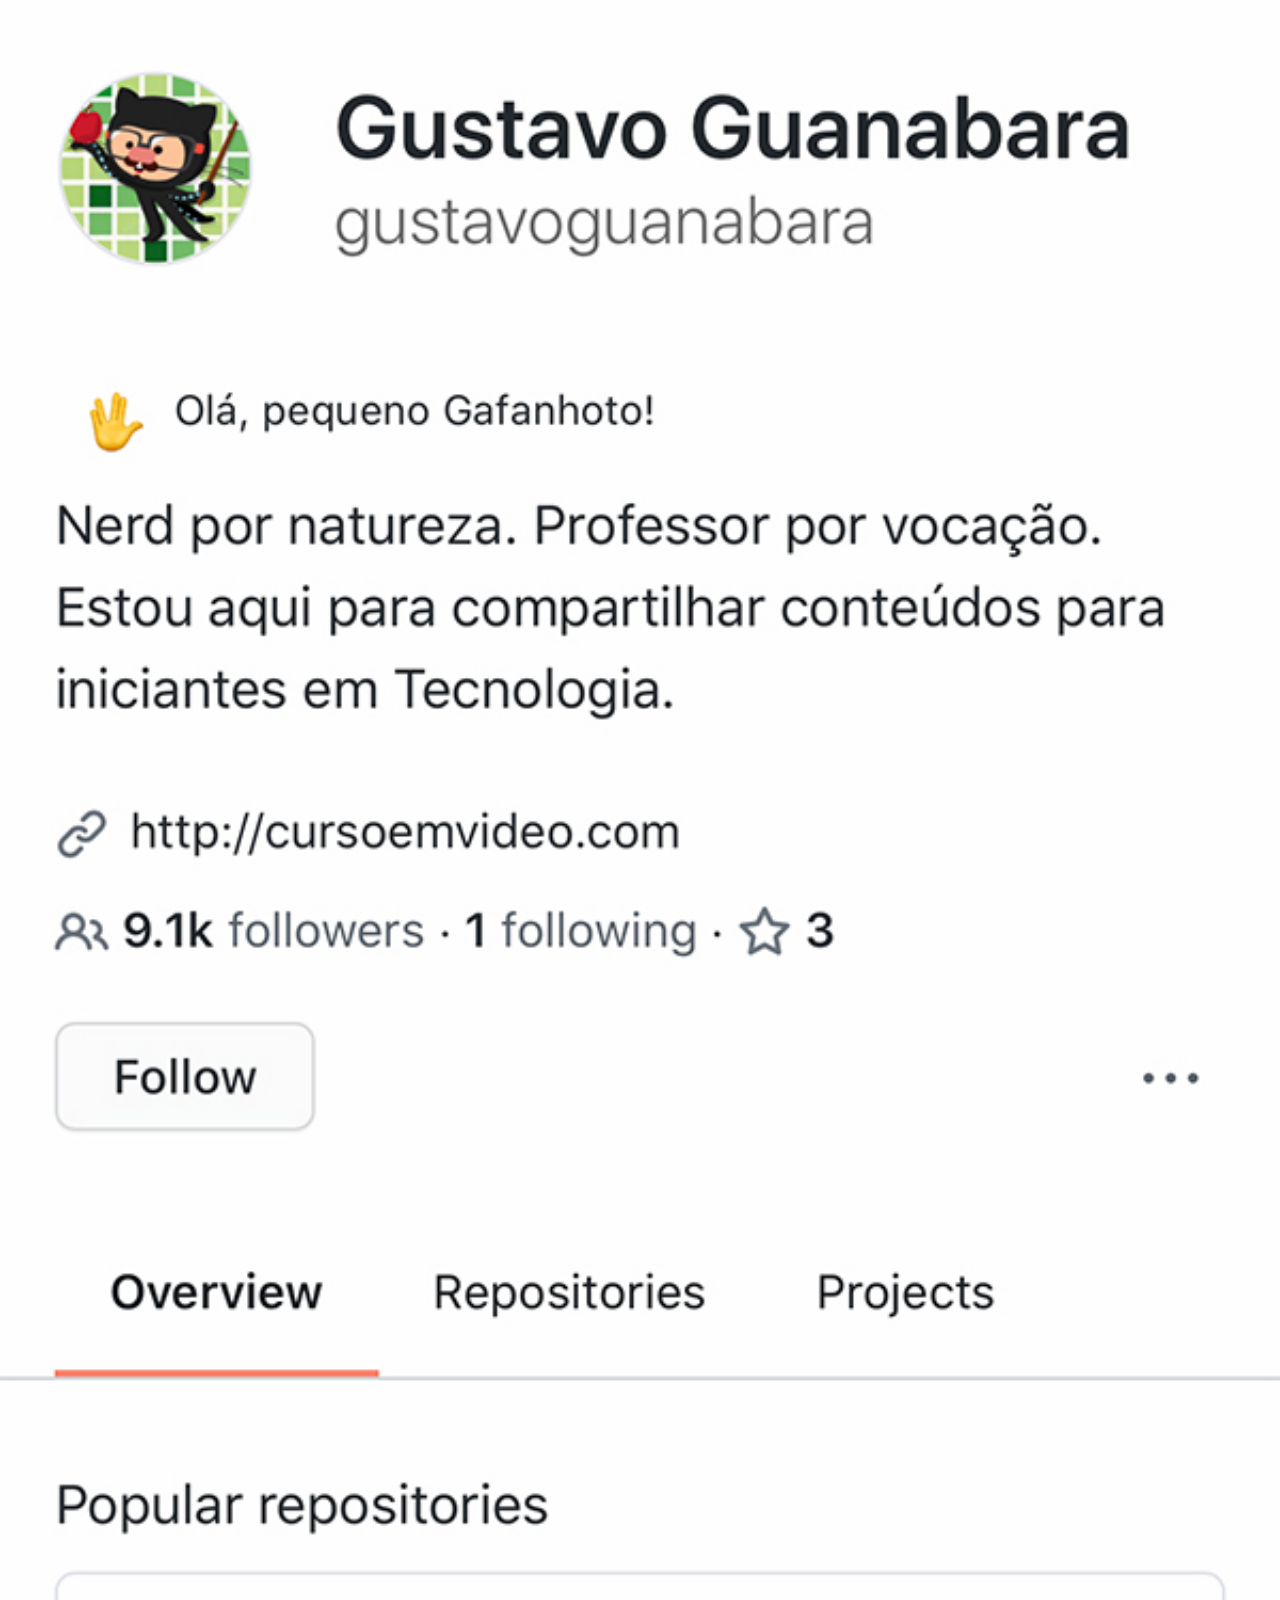
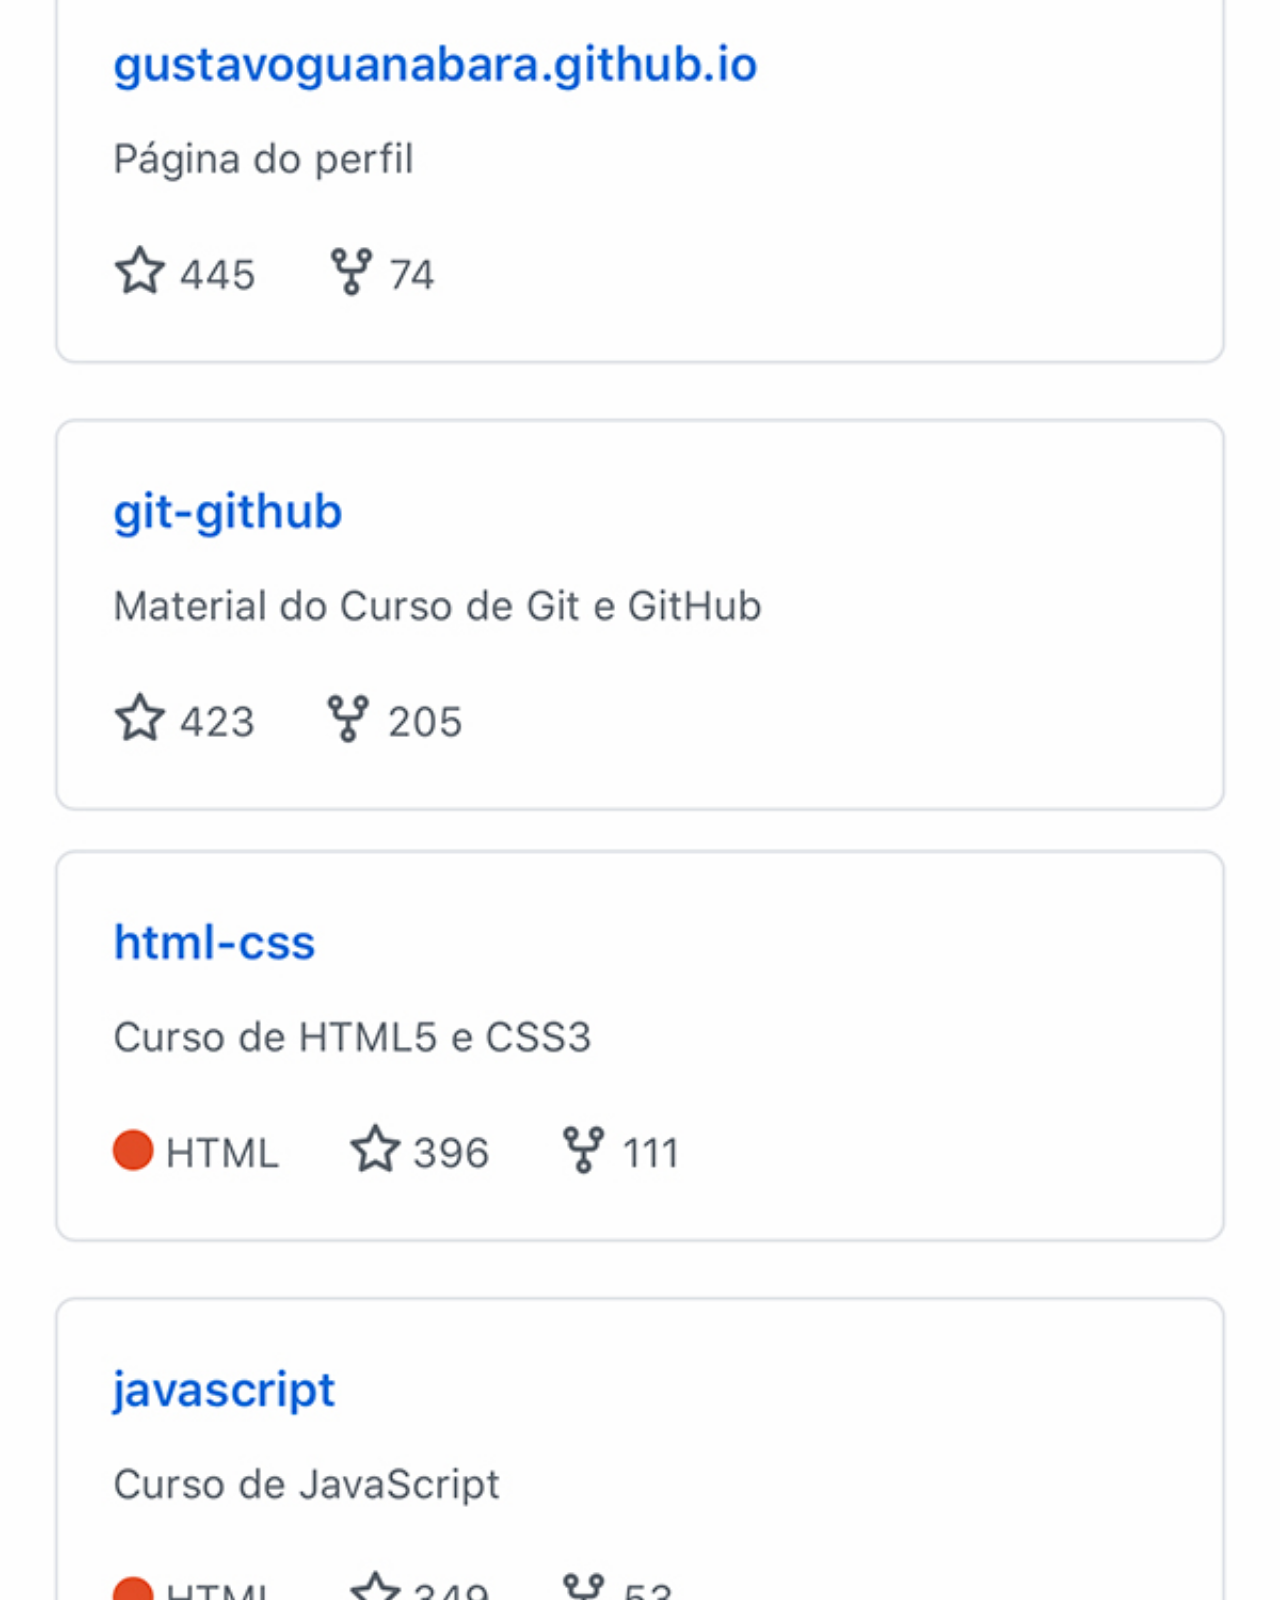
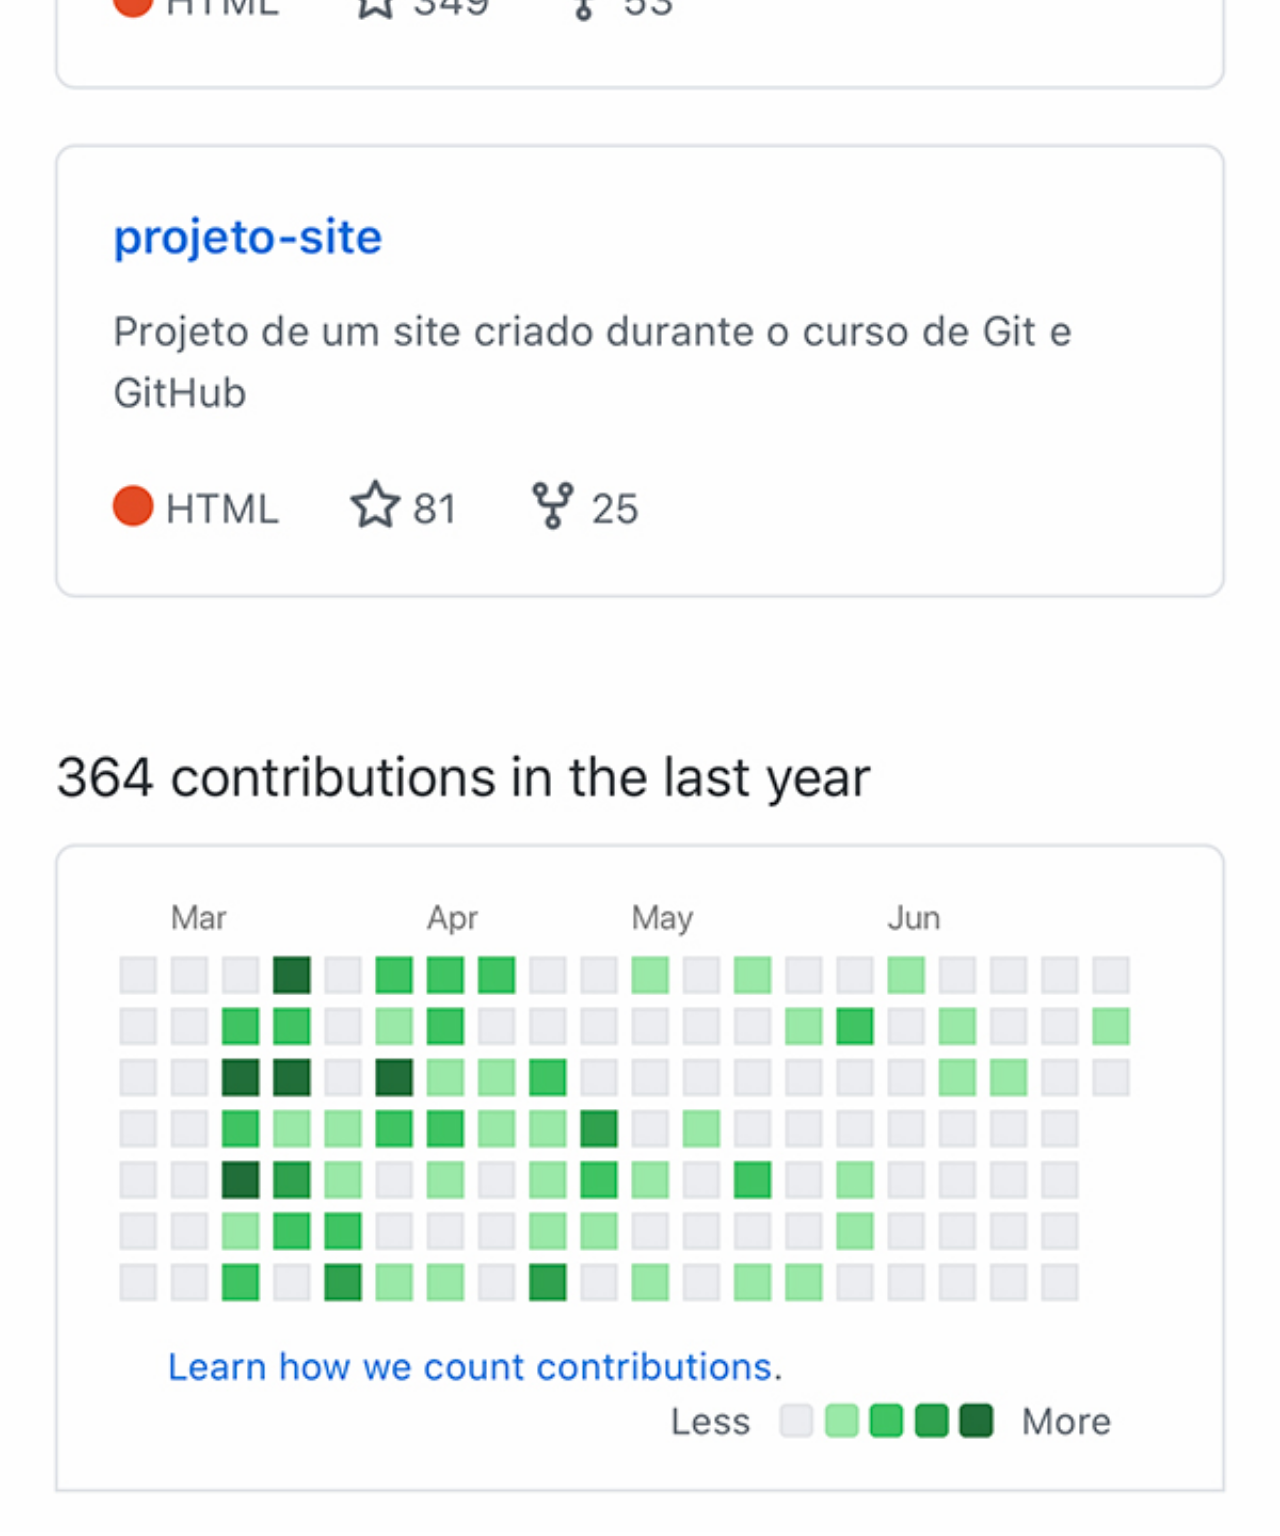
<file: pj-redessociais/git.html>
<!DOCTYPE html>
<html lang="pt-br">
<head>
    <meta charset="UTF-8">
    <meta name="viewport" content="width=device-width, initial-scale=1.0">
    <title>Document</title>
    <style>
        * {
            margin: 0;
            padding: 0;
        }

        ::-webkit-scrollbar {
            width: 0px;
            height: 0px;
        }

        img {
          width: 100vw;
        }
    </style>
</head>
<body>
    <img src="imagens/tela-github.jpg" alt="">
</body>
</html>
    
</body>
</html>
</file>
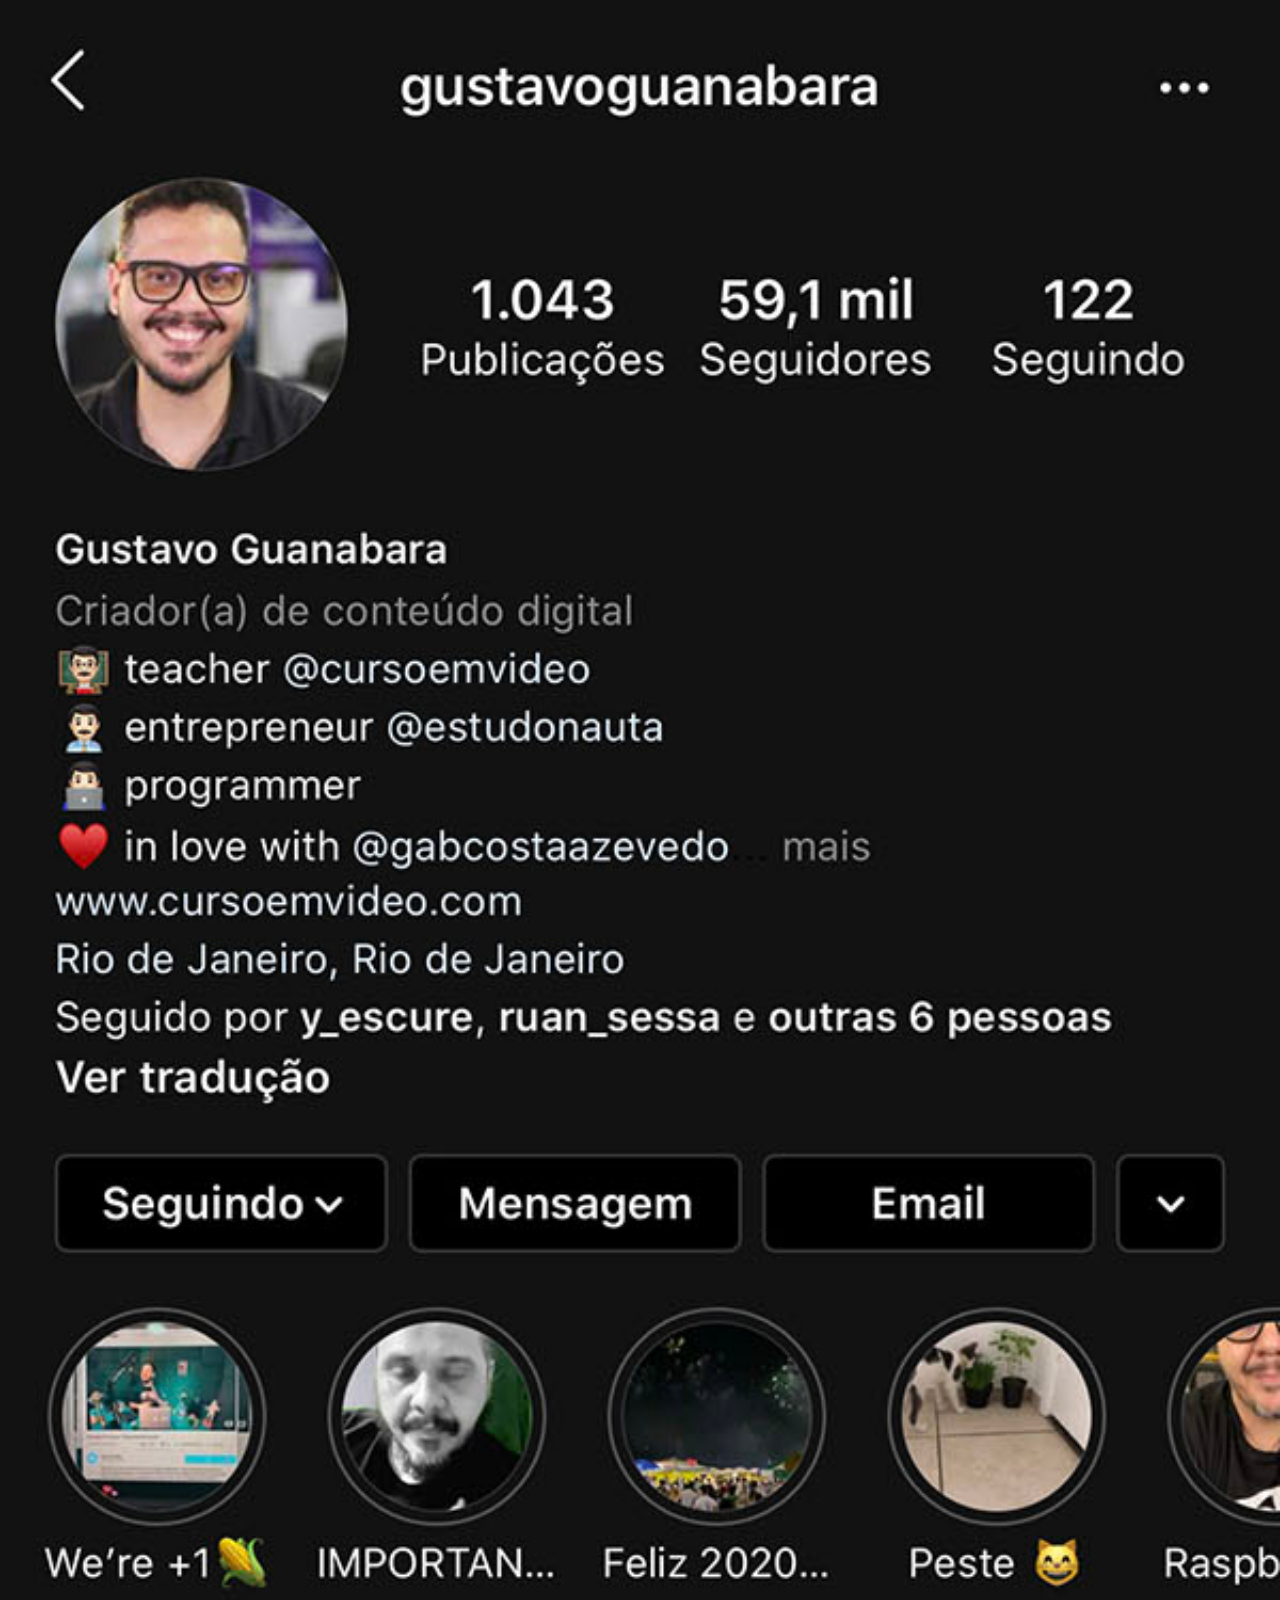
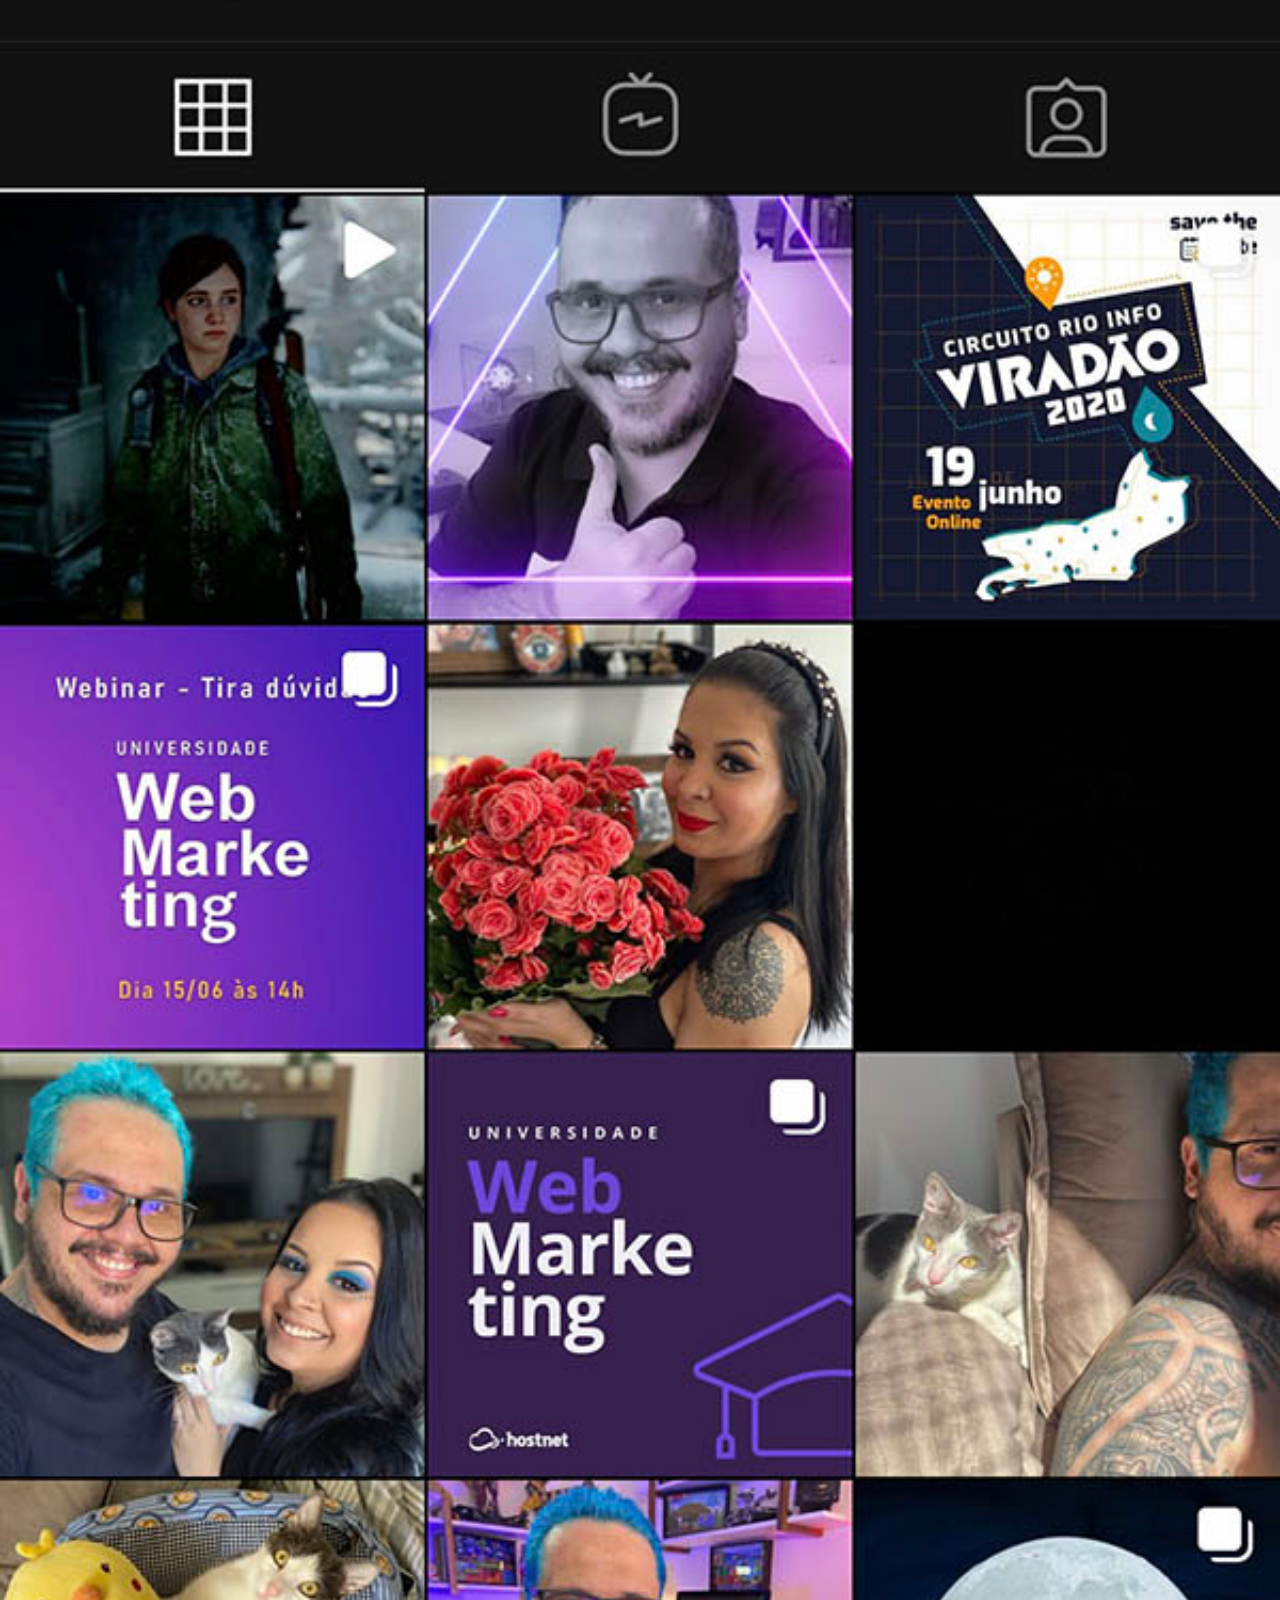
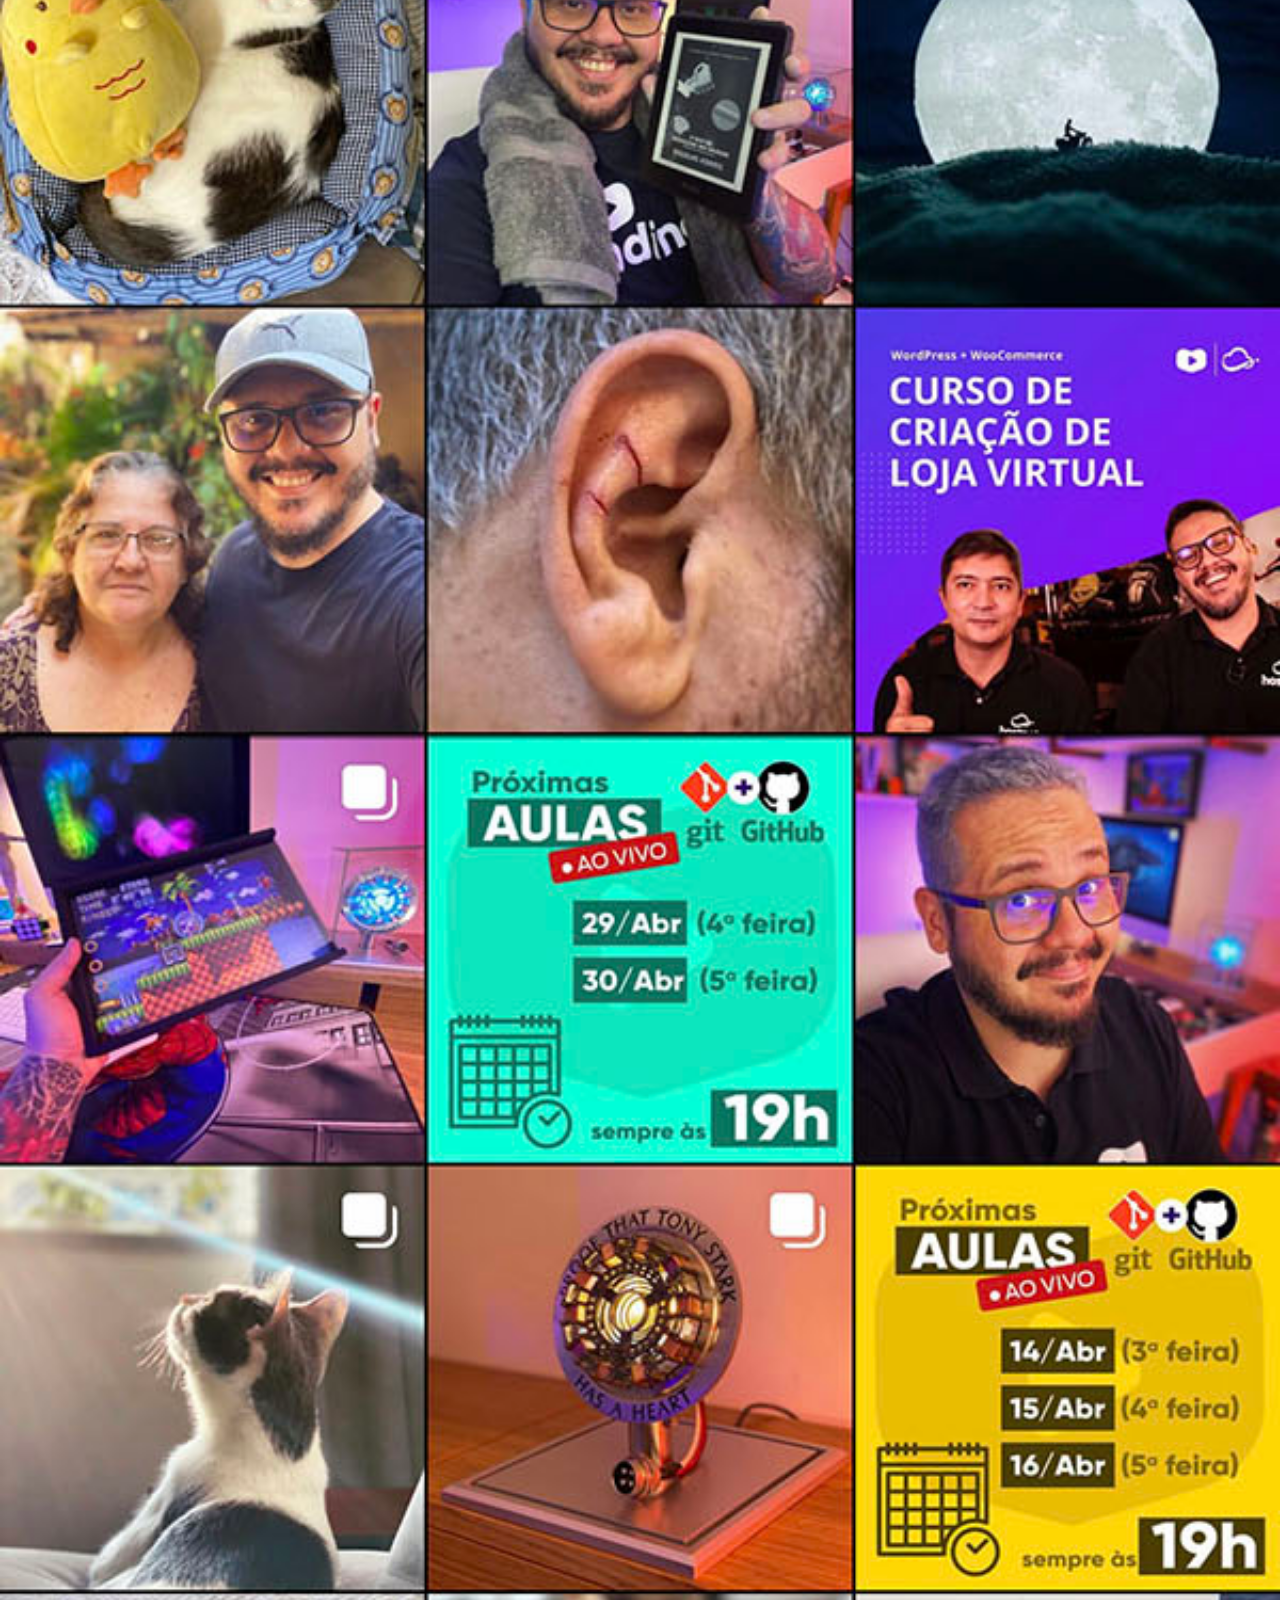
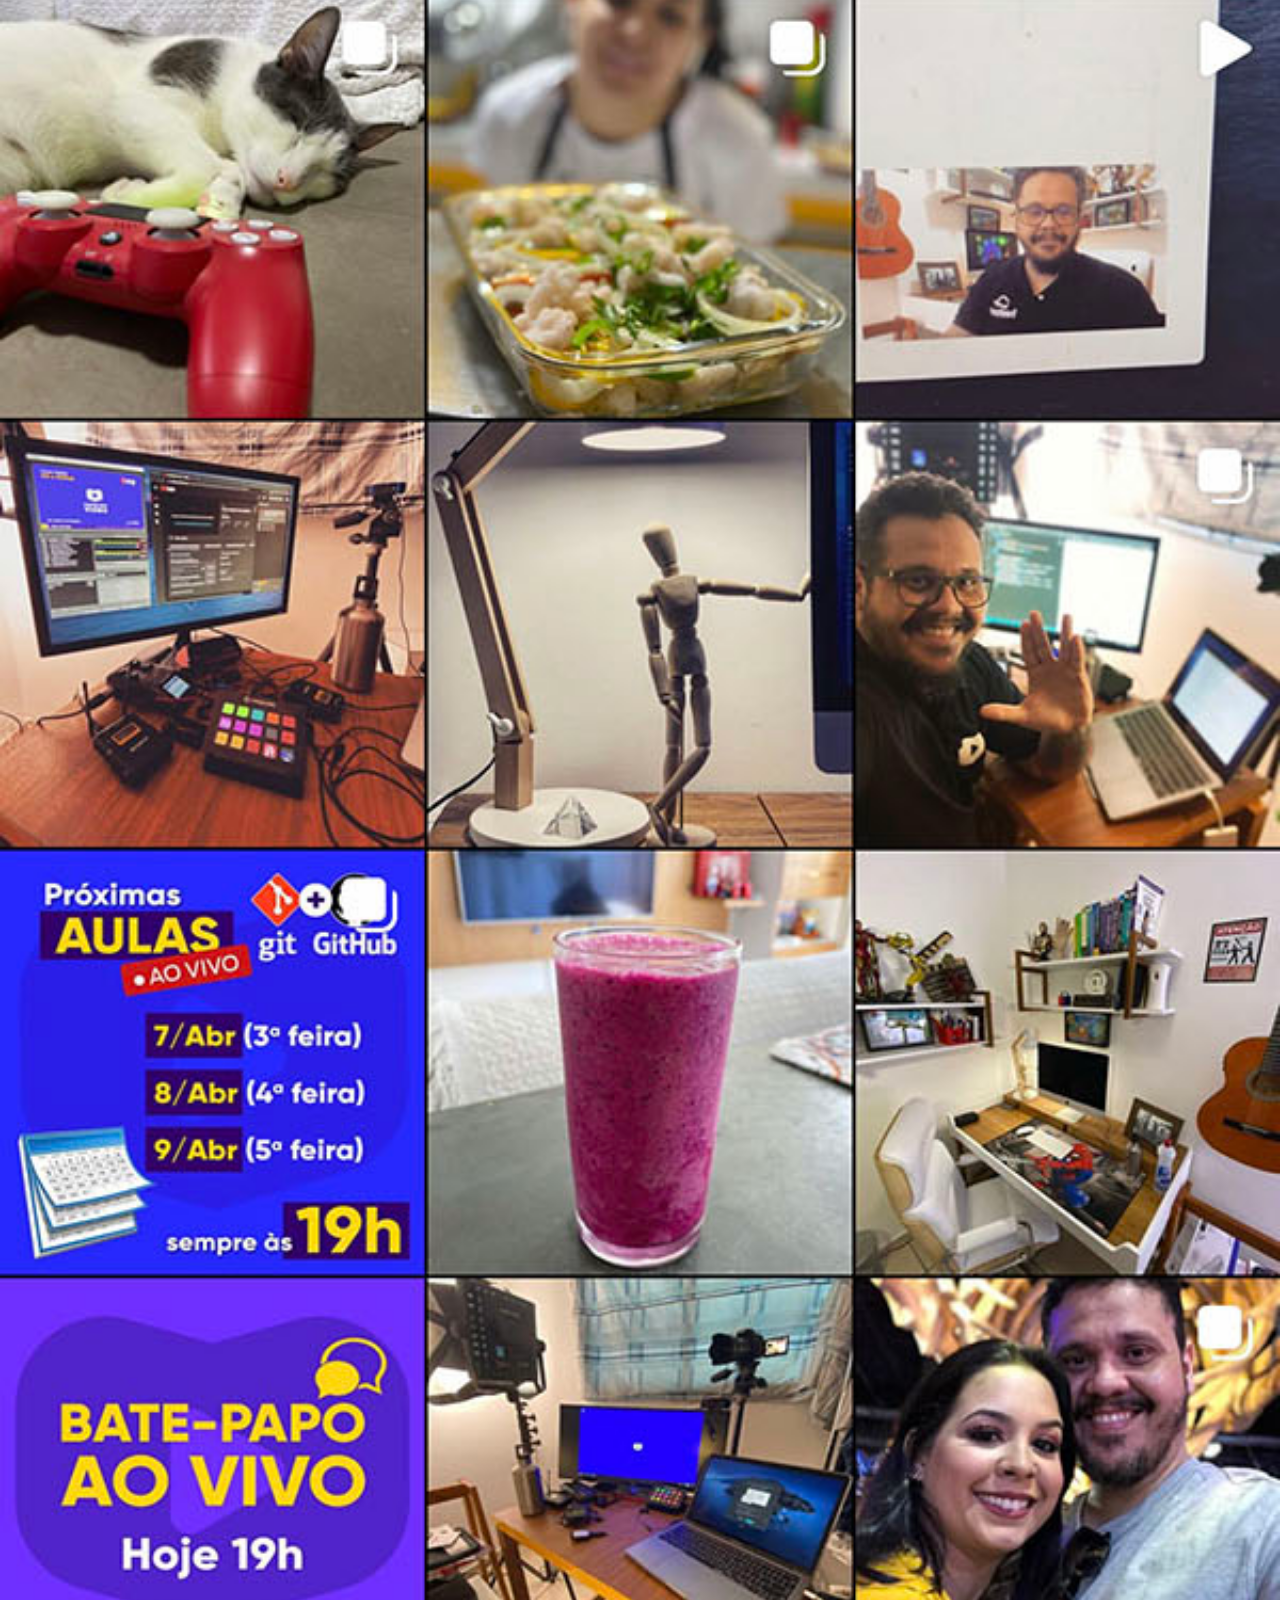
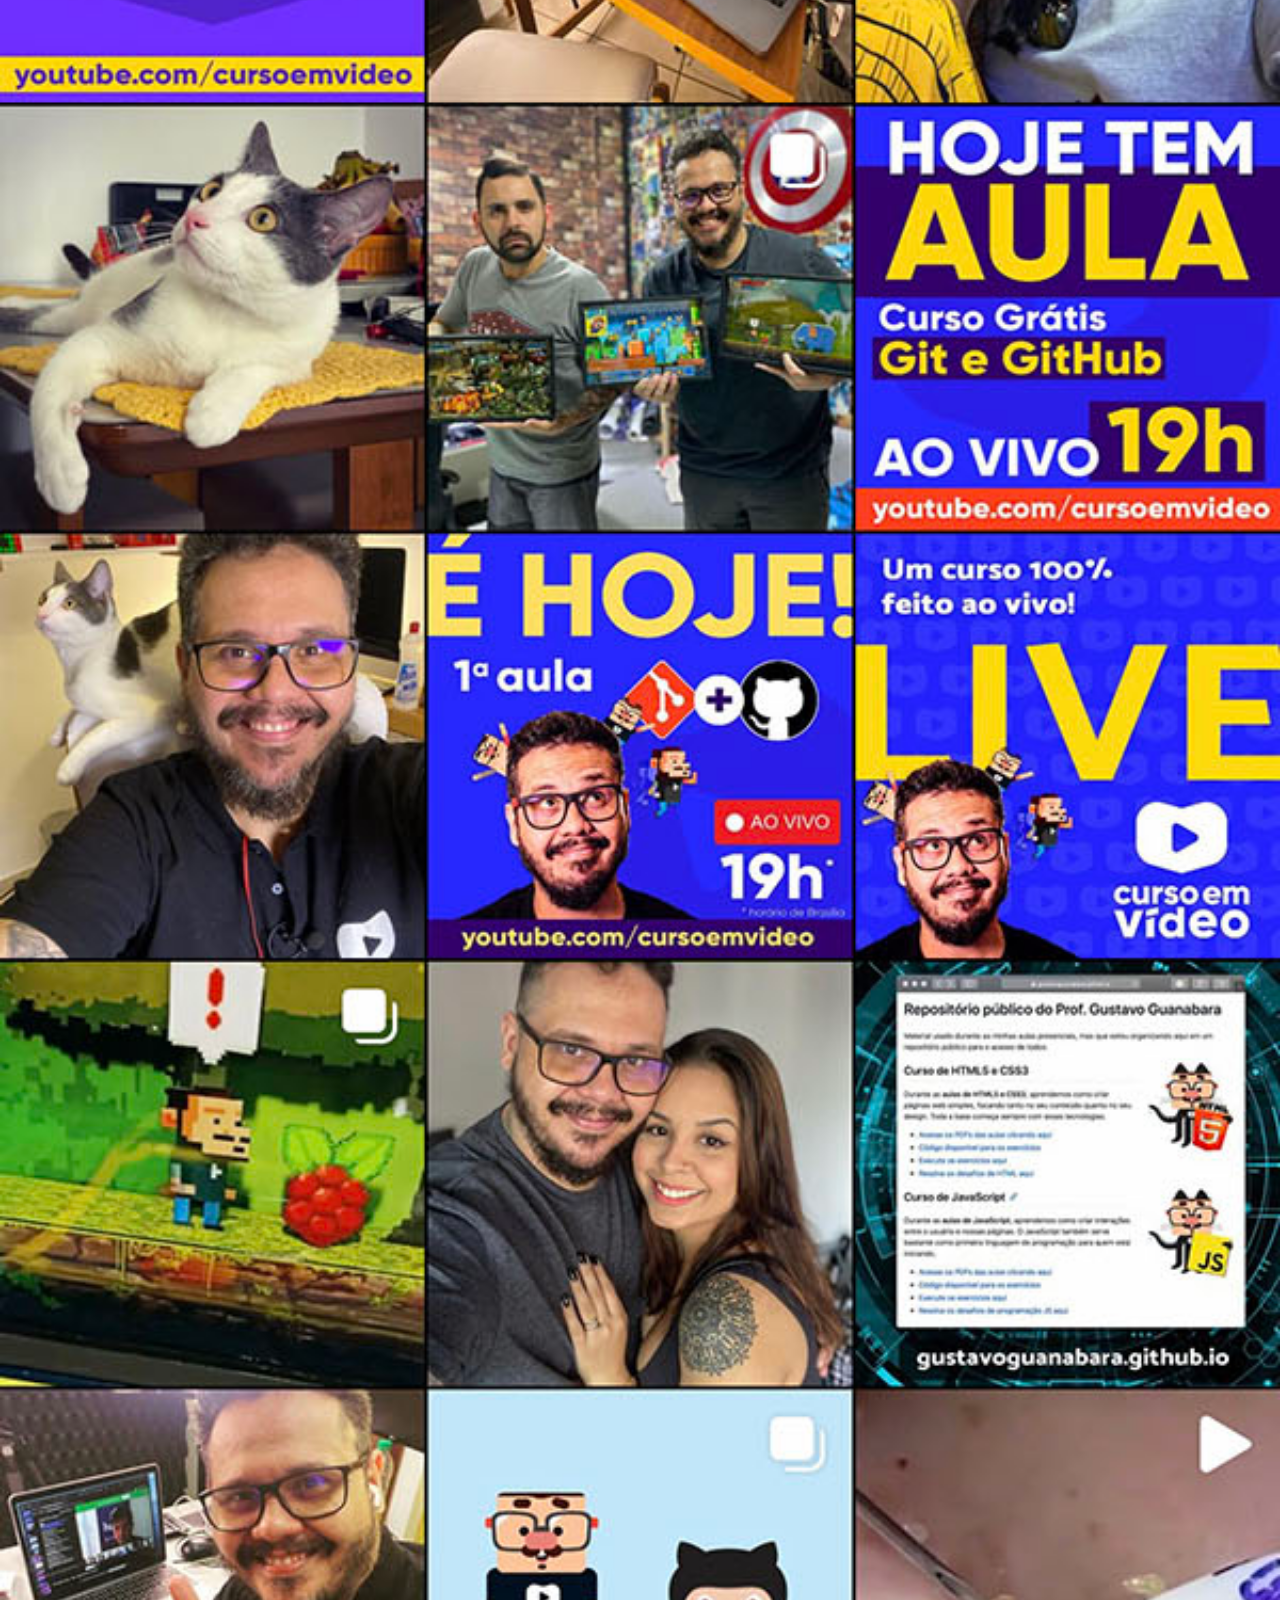
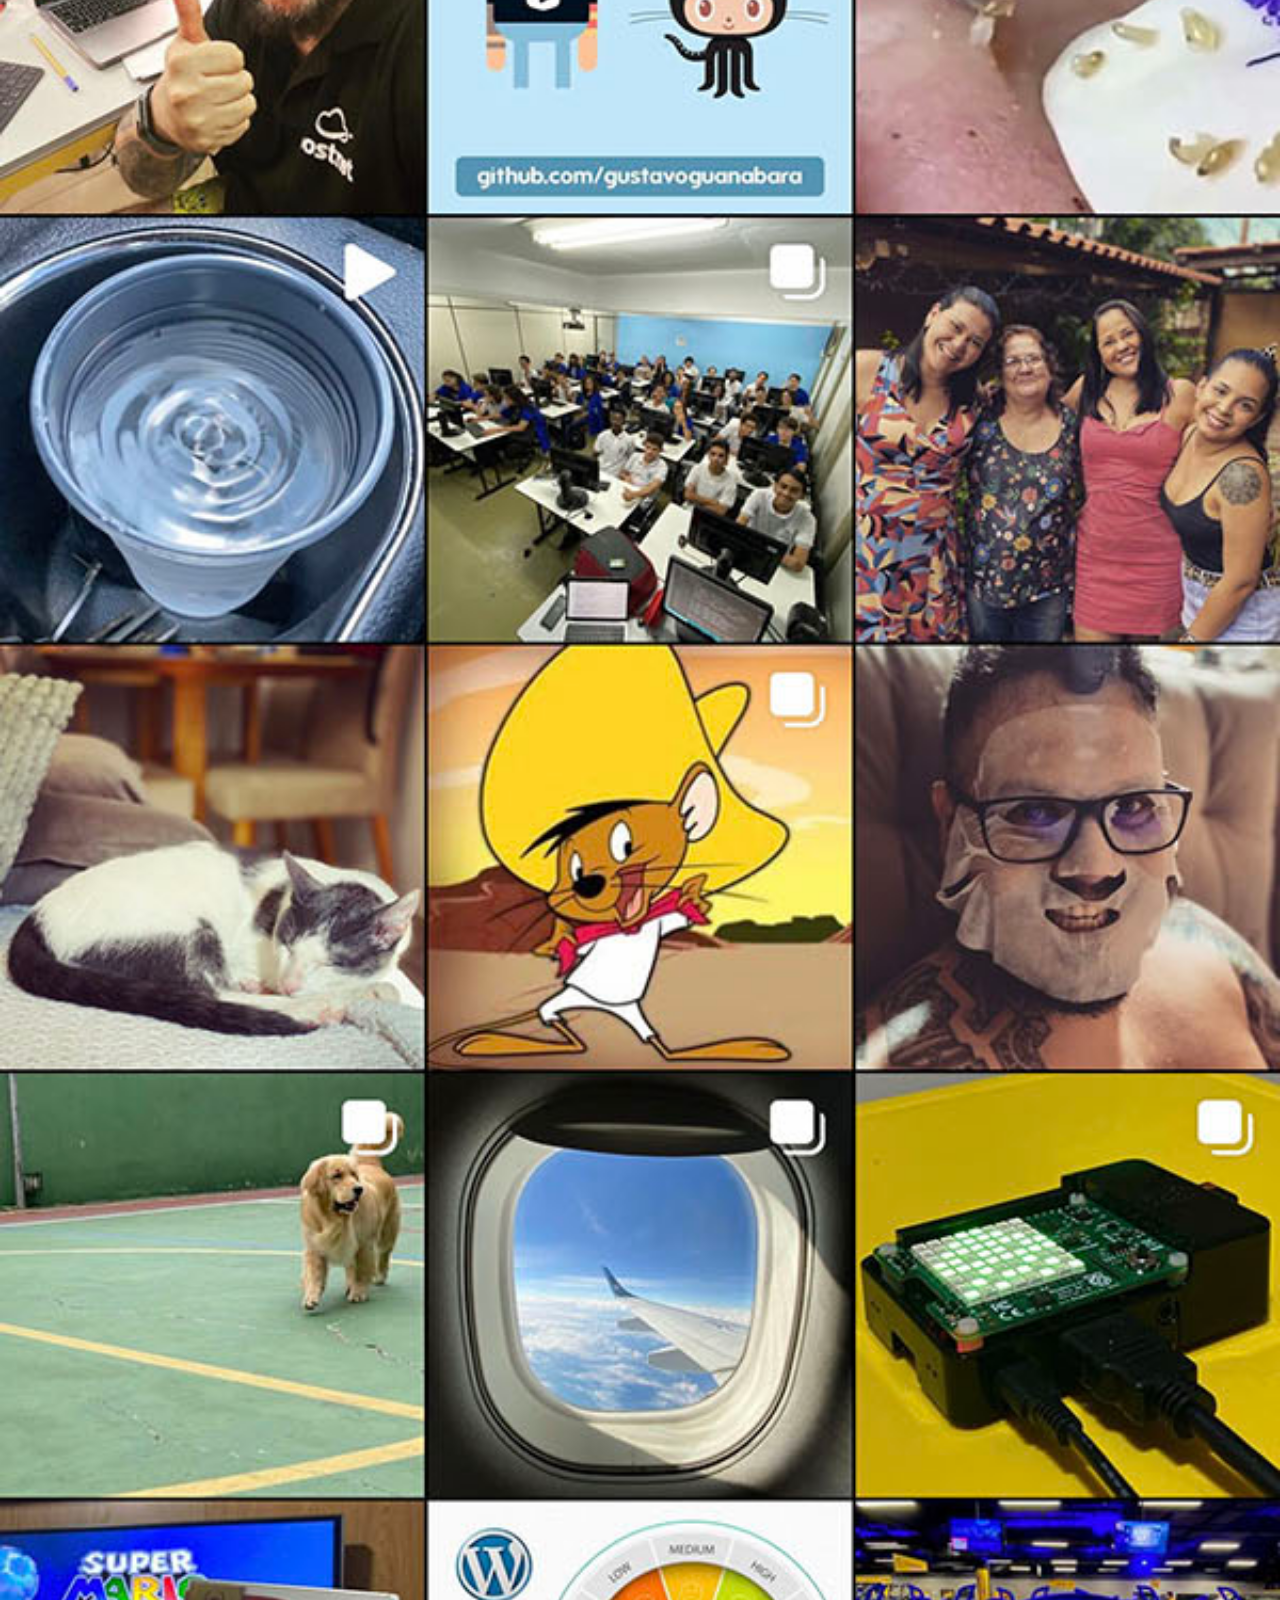
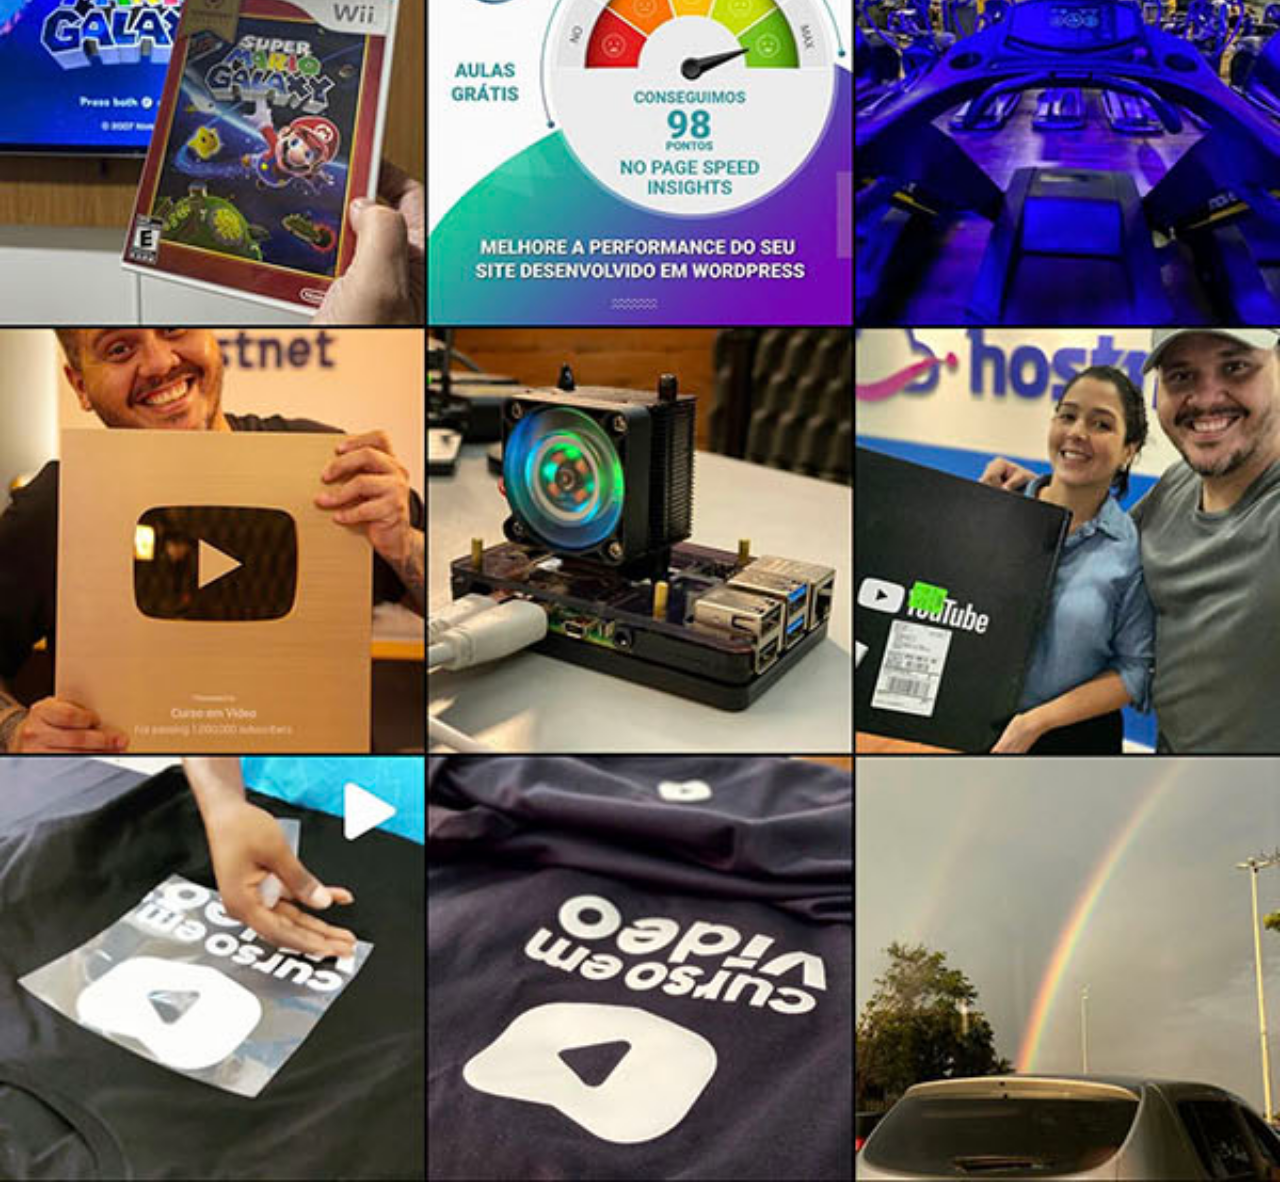
<file: pj-redessociais/insta.html>
<!DOCTYPE html>
<html lang="pt-br">
<head>
    <meta charset="UTF-8">
    <meta name="viewport" content="width=device-width, initial-scale=1.0">
    <title>Document</title>
    <style>
        * {
            margin: 0;
            padding: 0;
        }

        ::-webkit-scrollbar {
            width: 0px;
            height: 0px;
        }

        img {
          width: 100vw;
        }
    </style>
</head>
<body>
    <img src="imagens/tela-instagram.jpg" alt="">
</body>
</html>
</file>
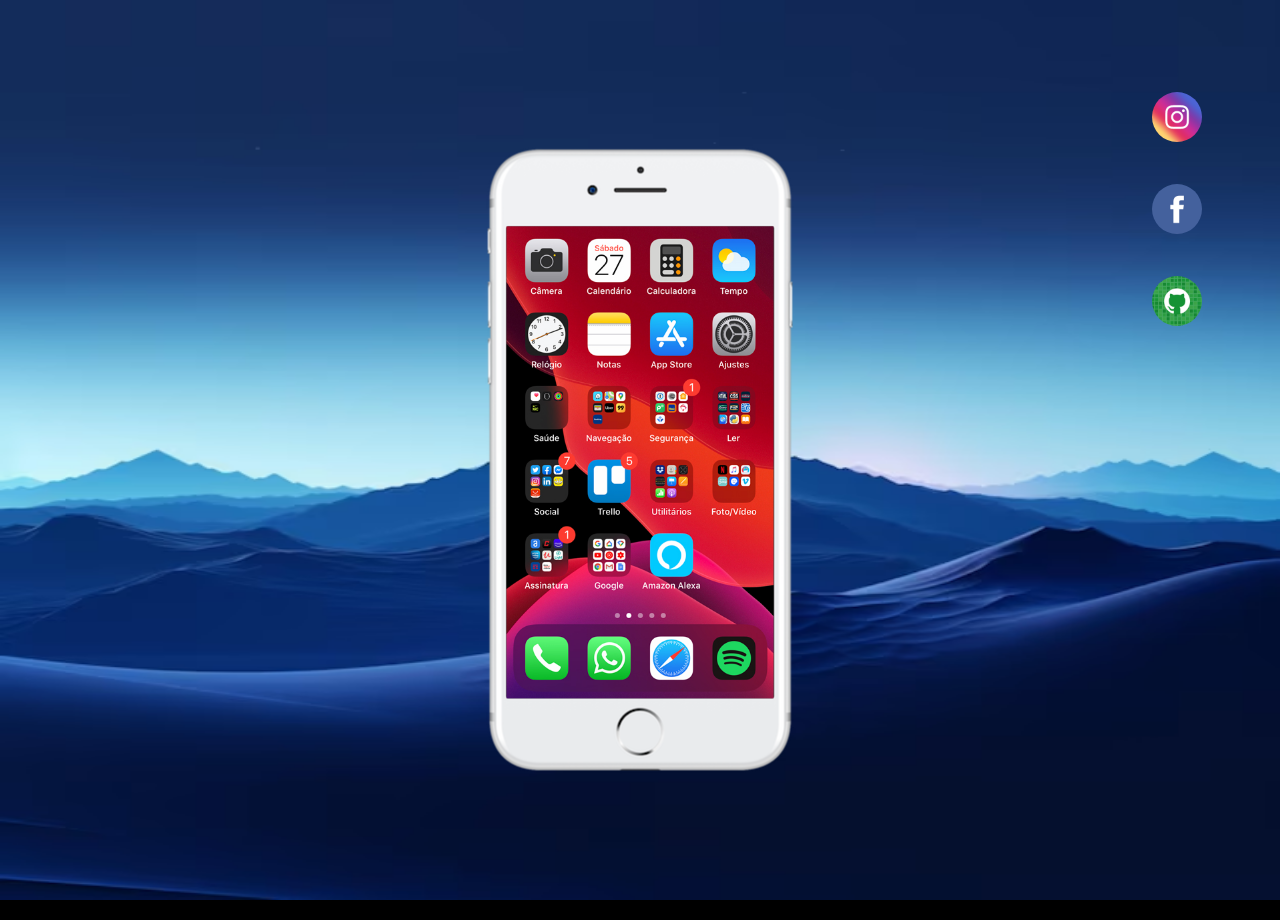
<file: pj-redessociais/redes.html>
<!DOCTYPE html>
<html lang="pt-br">
<head>
    <meta charset="UTF-8">
    <meta name="viewport" content="width=device-width, initial-scale=1.0">
    <title>Midias socias</title>

    <link rel="shortcut icon" href="imagens/favicon.ico" type="image/x-icon">

    <link rel="stylesheet" href="style.css">

</head>
<body>
    <main>
        <article id="telefone"></article>
        <article id="tela"></article>
        <article>
            <a href="https://www.instagram.com/davidii_03/" target="_blank"><img  id="insta" src="imagens/logo-instagram.jpg" alt=""></a>
        </article>
        <article>
            <a href="https://www.facebook.com/david.freitassantos.94/" target="_blank"><img id="face" src="imagens/logo-facebook.jpg" alt=""></a>
        </article>
        <article>
            <a href="https://github.com/DavidSantt" target="_blank"><img id="git" src="imagens/logo-github.jpg" alt=""></a>
        </article>
    </main>
</body>
</html>
</file>
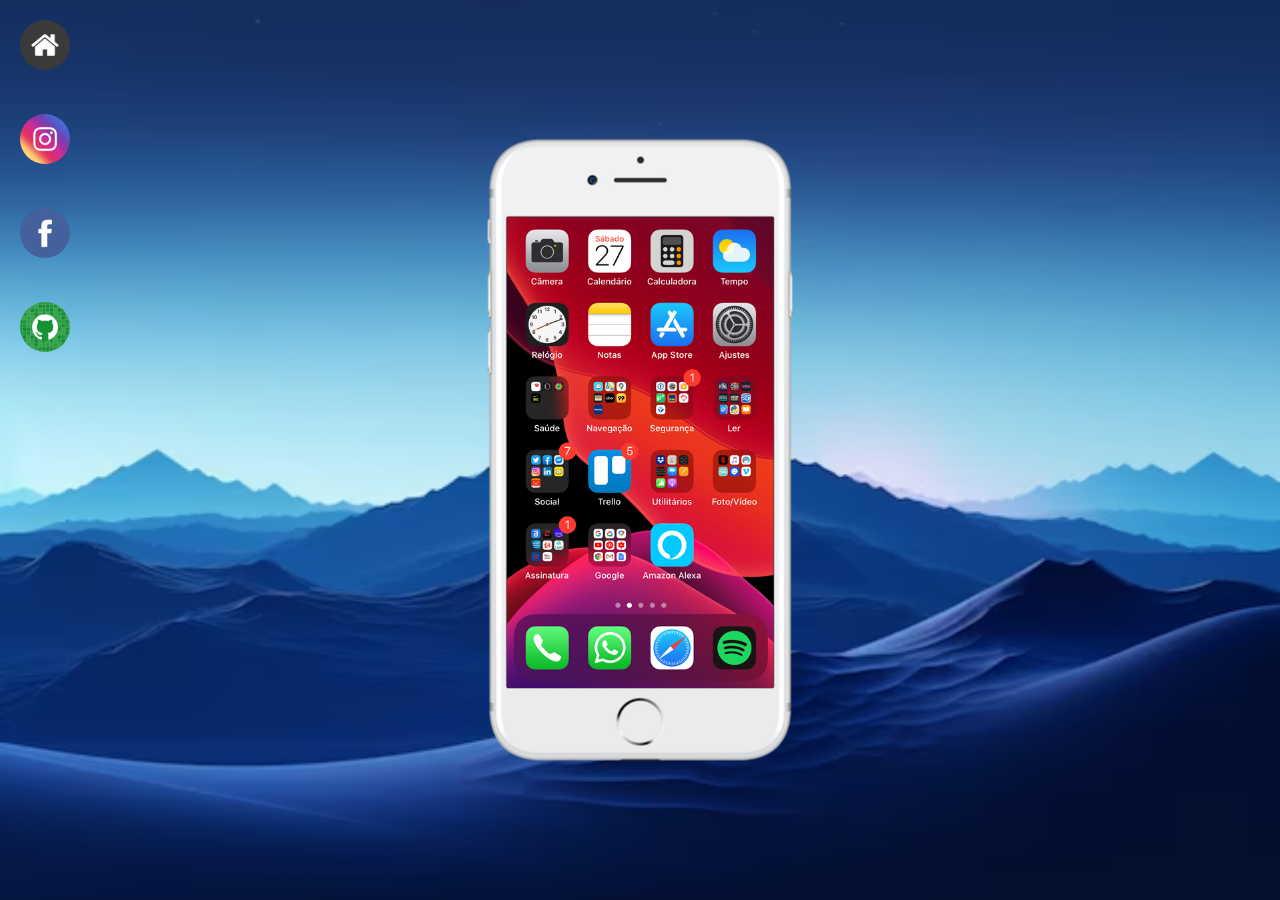
<file: pj-redessociais/redes2.html>
<!DOCTYPE html>
<html lang="pt-br">
<head>
    <meta charset="UTF-8">
    <meta name="viewport" content="width=device-width, initial-scale=1.0">
    <title>Redes Sociais</title>

    <link rel="shortcut icon" href="imagens/favicon.ico" type="image/x-icon">

    <link rel="stylesheet" href="estilo.css">

</head>
<body>
    <main>
        <section id="telefone">
            <iframe src="tela.html" frameborder="0" name="tela" id="tela" scolling="no"><p>Seu navegado não é compatível com isso</p></iframe>
        </section>
        <section id="redes">

            <a href="tela.html" target="tela" id="home"><img src="imagens/logo-home.jpg" alt=""></a> <br>

            <a href="insta.html" target="tela" id="insta"><img src="imagens/logo-instagram.jpg" alt=""></a> <br>

            <a href="face.html" target="tela" id="face"><img src="imagens/logo-facebook.jpg" alt=""></a> <br>

            <a href="git.html" target="tela" id="git"><img src="imagens/logo-github.jpg" alt=""></a> <br>
        </section>
    </main>

    
</body>
</html>
</file>
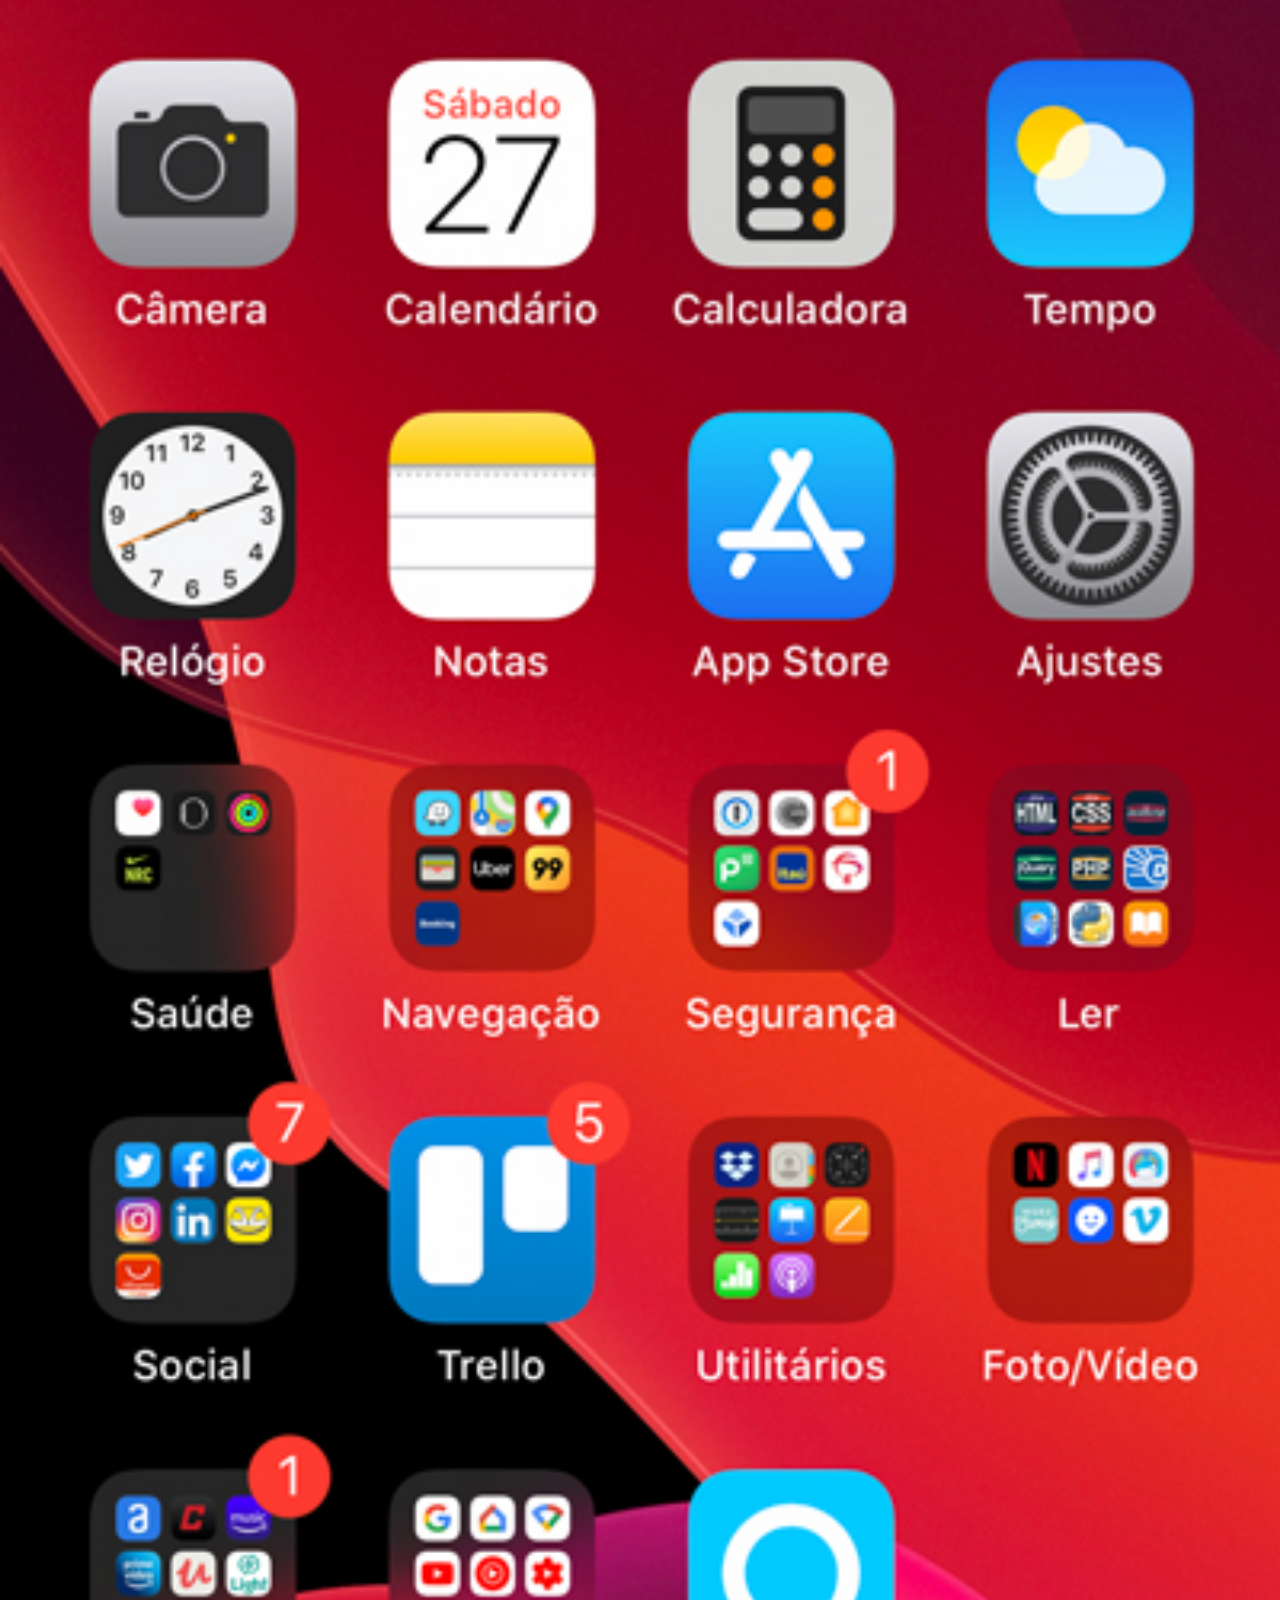
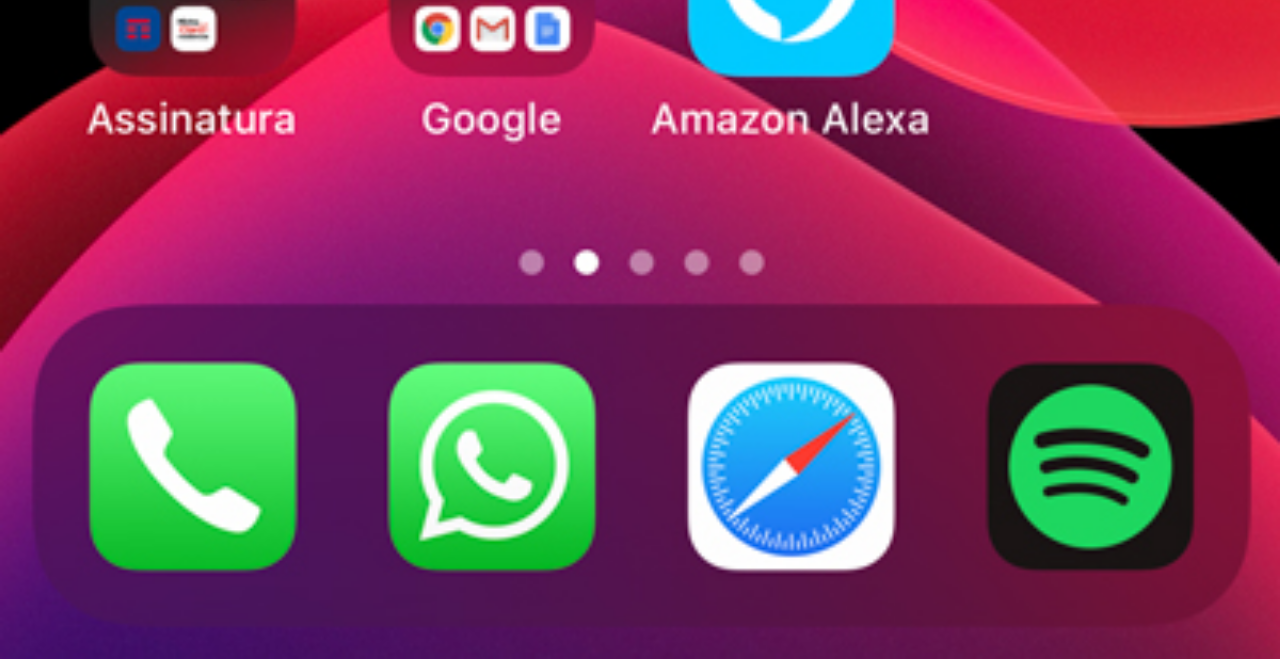
<file: pj-redessociais/tela.html>
<!DOCTYPE html>
<html lang="pt-br">
<head>
    <meta charset="UTF-8">
    <meta name="viewport" content="width=device-width, initial-scale=1.0">
    <title>Document</title>
    <style>
        * {
            margin: 0;
            padding: 0;
        }

        ::-webkit-scrollbar {
            width: 0px;
            height: 0px;
        }

        img {
          width: 100vw;
        }
    </style>
</head>
<body>
    <img src="imagens/tela-home.jpg" alt="">
</body>
</html>
</file>
<file: ex027/estilo/geral.css>
@charset "UTF-8";

    * {
        margin: 0px;
        padding: 0px;
    }

    body {
        background-color: rgb(186, 186, 186);
    }

    header {
        width: 100%;
        background-image: linear-gradient(to bottom, rgb(59, 59, 59), rgb(97, 96, 96), rgb(121, 121, 121), rgb(186, 186, 186));
        margin-bottom: 10px;
    }

    h1 {
        color: white;
        text-align: center;
        font-size: 3em;
    }

    span#burguer {
        background-color: rgb(59, 59, 59);
        display: block;
        color: white;
        text-align: center;
        padding: 10px;
        margin-top: 20px;
    }

    span#burguer:hover {
        background-color: white;
        color: black;
        cursor: pointer;
    }

    nav>a {
        text-decoration: none;
        color: white;
        background-color: rgb(94, 94, 94);
        padding: 7px;
        display: block;
        text-align: center;
        border: 1px solid black;
    }

    a:hover {
        text-decoration: underline;
        font-size: 18px;
        transition: 0.3s;
        background-color: rgb(59, 59, 59);
    }

    main {
        background-color: white;
        border-radius: 10px;
        padding: 10px;
        width: 90vw;
        max-width: 800px;
        margin: auto;
        box-shadow: 1px 1px 10px rgba(0, 0, 0, 0.489);
    }

    article>h2 {
        padding-bottom: 10px;
        line-height: 1.5em;
    }

    article>p {
        text-align: justify;
        text-indent: 20px;
    }
</file>
<file: ex027/estilo/maior.css>
@charset "UTF-8";

@media screen and (min-width: 768px) {
    header {
        margin-bottom: 15px;
    }

    h1 {
        margin-bottom: 40px;
    }

    nav > a {
        margin-left: 5px;
        text-decoration: none;
        color: white;
        background-color: rgb(59, 59, 59);
        padding: 5px;
        border-radius: 7px;
        display: inline;
        font-size: 20px;
    }

    a:hover {
        text-decoration: underline;
        font-size: 22px;
        background-color: black;
        transition: 0.3s;
    }

    span#burguer {
        display: none;
    }
}
</file>
<file: mq02.html/style.css>
@charset "UTF-8";

/* Configuração Geral */

* {
    margin: 0;
    padding: 0;
    font-family: 'Times New Roman', Times, serif;
}

html, body {
    width: 100vw;
    height: 100vh;
    background-color: rgb(62, 60, 180);
    background-size: cover;
    background-repeat: no-repeat;
    background-attachment: fixed;
}

h1 {
    text-align: center;
    padding: 20px;
    color: rgb(255, 255, 255);
}
</file>
<file: mq02.html/style/retrato.css>
@charset "UTF-8";

/* Configuração Landscape */

body {
    background-image: url(../imagens/cev-portrait.jpg);
    background-position: center bottom;
}
</file>
<file: mq02.html/style/paisagem.css>
@charset "UTF-8";

/* Configuração Portrait */

body {
    background: url(../imagens/cev-landscape.jpg);
    background-position: left bottom;
    background-size: cover;
    background-repeat: no-repeat;
    background-attachment: fixed;
}
</file>
<file: pj-android/style.css>
@charset "UTF-8";

@font-face {
    font-family: 'idroid';
    src: url('../pj-android/pacote-projeto-d010/fontes/idroid.otf') 
    format('opentype');
    font-weight: normal
}

@import url('https://fonts.googleapis.com/css2?family=Bebas+Neue&family=Playfair+Display:ital,wght@0,400..900;1,400..900&family=Work+Sans:ital,wght@0,100..900;1,100..900&display=swap');

:root {
	--cor0: white;
	--cor1: #c5ebd6; 
	--cor2: #39B537;
	--cor3: #00985B;
	--cor4: #00533D;
	--cor5: #000000;

    --fonte-padrao: Arial, Verdana, Helvetica, sans-serif;
    --fonte2: 'Bebas Neue', 'cursive';
    --fonte3: 'idroid', 'cursive';
}

* {
    margin: 0;
    padding: 0;
}

body {
    background-color: var(--cor1);
    width: 100%;
    text-align: justify;
    font-family: var(--fonte-padrao);
}

header {
    background-image: linear-gradient(to bottom
    , var(--cor2), var(--cor4));
    height: 180px;
    text-align: center;
    color: var(--cor0);
    box-shadow: 3px 4px 7px 1px rgba(0, 0, 0, 0.178);
    font-family: var(--fonte2);
    text-shadow: 2px 2px 7px rgba(0, 0, 0, 0.373);
}

header > h1 {
    text-align: center;
    padding: 15px;
    font-size: 2.3em;
    
}

header > p {
    padding: 10px 10px 30px 10px;
  
}


header > nav {
    text-align: left;
    margin: 10px;

}

header a {
    margin: 10px;
    color: rgb(0, 0, 0);
    text-decoration: none;
    color: white;
    transition-duration: 0.5s;
}

header > nav > a:hover {
    background-color: rgba(116, 219, 116, 0.559);
    padding: 5px;
    border-radius: 6px;
    font-size: 18px;
    color: #00533D;
    
}

main {
    background-color: white;
    padding: 25px;  
    border-radius: 0px 0px 10px 10px;
    margin:auto;
    box-shadow: 3px 4px 7px 1px rgba(0, 0, 0, 0.178);
    min-width: 280px;
    max-width: 800px;
    line-height: 24px;
}

main > h1 {
    color: #00654a;
    font-family: var(--fonte3);
    background-image: linear-gradient(to right, #92f09f, #cafad1, transparent);
    padding: 7px;
    margin-bottom: 10px;
    border-radius: 5px;

}

main > h2 {
    color: #00654a;
    background-image: linear-gradient(to right, #92f09f, #cafad1, transparent);
    font-family: var(--fonte3);
    padding: 7px;
    margin: 10px 0px;
    border-radius: 5px;
}

main > p, .paragrafo2 {
    padding: 10px;
    text-indent: 25px;

}

main strong {
    font-weight: bold;
    color: var(--cor4);
    padding: 2px;
}

main a {
    font-weight: bold;
    color: var(--cor4);
    background-color: #0ff398;
    padding: 2px;
    text-decoration: none;
}

main a:hover {
    font-size: 18px;
    text-decoration: underline;
    transition-duration: 0.5s;
}

main > img {
   width: 100%;
}

main > div.video {
    background-color: #00654a;
    margin: 0px -20px 0px -20px;
    padding: 20px;
    position: relative;
    padding-bottom: 57.1%;
}

div.video > iframe {
    max-width: 100%;
    height: auto;
    position: absolute;
    top: 5%;
    left: 5%;
    width: 90%;
    height: 90%;
}

.bugdroid {
    max-width: 350px;
    display: block;
    margin: auto;
    height: auto;
}

h3 {
    background-color: #07a063;
    border-radius: 10px 10px 0px 0px;
    padding: 10px;
    text-align: center;
    color: white;
}

article {
    margin: 20px;
    background-color: #75fec7b1;
    border-radius: 10px;
    box-shadow: 3px 4px 7px 1px rgba(0, 0, 0, 0.178);
}

div {
    padding: 10px 25px;
    
}

ul {
    margin: 10px;
    columns: 2;
}

footer {
    background-color: #00553f;
    text-align: center;
    padding: 10px;
    color: white;
    margin-top: 20px;
}
</file>
<file: pj-cordel/style.css>
@charset "UTF-8";

:root {
    --p: black;
    --w: white;

    --fonte-padrao: 'Times New Roman', Verdana, Helvetica, sans-serif;
}

* {
    margin: 0;
    padding: 0;
}

body {
    font-family: var(--fonte-padrao);
    min-height: 100vh;
}

header {
    width: auto;
    
    background-color: var(--p);
    color: var(--w);
    text-align: center;
    margin: auto;
}

header > h1 {
    padding-top: 80px;
    font-size: 6vw;
    font-variant: small-caps;
}

header > p {
    padding-bottom: 80px;
}

a {
    text-decoration: none;
    color: var(--w);
}

a:hover {
    text-decoration: underline;
    font-size: 18px;

}

main {
    margin: auto;
}

section {
    padding-top: 10vh;
    padding-bottom: 10vh;
    line-height: 2em;
    padding: 20px;
    font-size: 2.5vw;
}

.paralax {
    background: white url(pacote-d012/imagens/background001.jpg) right bottom no-repeat fixed;
    background-size: cover;
    
    color: var(--w); 

    box-shadow: inset 6px 6px 13px rgb(0, 0, 0);
}

.paralax2 {
    background: white url(pacote-d012/imagens/background002.jpg) right bottom no-repeat fixed;
    background-size: cover;

    color: var(--w);

    box-shadow: inset 2px 2px 13px rgba(0, 0, 0, 0.59);
}

p.fundo {
    background-color: rgba(0, 0, 0, 0.43);
    display: inline-block;
    padding: 10px;
    box-shadow: 2px 2px 10px rgba(0, 0, 0, 0.31);
}

footer {
    background-color: var(--p);
    color: var(--w);
    text-align: center;
    padding: 10px;
    font-size: 2.5vw;
}
</file>
<file: pj-form/estilos/style.css>
@charset "UTF-8";

:root {
    --cor1: #11294B;
    --cor2: #003A70;
    --cor3: #005788;
    --cor4: #246BA2;
    --cor5: #9ACAEB;
}

* {
    margin: 0;
    padding: 0;
    box-sizing: border-box;
}

body, html {
    background-color: #11294B;
    font-family: system-ui, -apple-system, BlinkMacSystemFont, 'Segoe UI', Roboto, Oxygen, Ubuntu, Cantarell, 'Open Sans', 'Helvetica Neue', sans-serif;  
    width: 100vw;
    height: 100vh;
}

main {
    position: relative;
    width: 100vw;
    height: 100vh;
}

#login {
    color: black;
    background-color: white;
    width: 300px;
    height: 650px;
    border-radius: 20px;
    box-shadow: 1px 1px 10px rgba(0, 0, 0, 0.66);
    overflow: hidden;
    
    
    position: absolute;
    top: 50%;
    left: 50%;

    transform: translate(-50%, -50%);

}

#imagem {
    display: block;
    background: #11294B url(../img/pexels-igovisuals-3681805.jpg) bottom center no-repeat fixed;
    background-size: cover;

    height: 300px;
    
}

#form {
    display: block;
    padding: 20px;
}

#form > h1 {
    margin-bottom: 10px;
    text-align: center;
}

#form > p {
    font-size: 0.8em;
}

img {
    width: 30px;
    padding-top: 5px;
}

p > input {
    margin-top: 10px;
    margin-bottom: 10px;
    height: 30px;
    width: 85%;
    font-size: 0.8em;
    box-shadow: 1px 1px 10px rgba(0, 0, 0, 0);
    
}

p > input#center {
    font-size: 1em;
    width: 100%;
    height: 30px;
    background-color: #246BA2;
    color: white; 
    border: none;
    border: 2px solid #11294B;
}

p > input#center:hover {
    cursor: pointer;
    background-color: #11294B;
}

p > .botao {
    display: inline-block;
    font-size: 1em;
    width: 100%;
    height: 30px;
    text-align: center;
    background-color: #246BA2;
    color: white; 
    border: none; 
    border: 2px solid #11294B;
}

p > .botao:hover {
    cursor: pointer;
    background-color: #11294B;
}
</file>
<file: pj-form/estilos/mq.css>
@charset "UTF-8";

@media screen and (min-width: 800px) and (max-width: 992px) {
    #login {
        width: 70vw;
        height: 440px;
    }

    #imagem {
        float: left;
        width: 40%;
        height: 100%;
    }

    #form {
        width: 60%;
        float: right;
    }

    #form > p {
        font-size: 1.2em;
    }

    p > input {
        width: 90%;
        
    }

}

@media screen and (min-width: 992px) and (max-width: 1200px) {
    body {
        background-image: linear-gradient(to bottom, #11294B, #9ACAEB);
    }

    #login {
        width: 800px;
        height: 380px;
    }

    #imagem {
        float: left;
        width: 40%;
        height: 100%;
    }

    #form {
        width: 60%;
        float: right;
    }

    #form > p {
        font-size: 1.2em;
    }

    p > input {
        width: 90%;
        
    }

}

@media screen and (min-width: 1200px) {
    body {
        background-image: linear-gradient(to bottom, #11294B, #9ACAEB);
    }

    #login {
        width: 900px;
        
    }

    #imagem {
        float: left;
        width: 40%;
        height: 100%;
    }

    #form {
        width: 60%;
        float: right;
    }

    #form > p {
        font-size: 1.3em;
    } 

    p > input {
        width: 90%;
        
    }

    #login {
        height: 450px;
    }
}
</file>
<file: pj-redessociais/style.css>
@charset "UTF-8";
* {
    margin: 0px;
    padding: 0px;
}

html, body {
    height: 100vh;
    width: 100vw;
}

main {
    background-image:url(imagens/papel-de-parede-minimalista-azul_889056-12779.avif);
    background-position: center center;
    background-size: 100% 100%;
    background-repeat: no-repeat;
    background-attachment: fixed;

    position: relative;
    height: 100vh;
    padding: 10px;
    background-color: black;
}

#telefone {
    background-image:url(imagens/frame-iphone.png);
    background-size: 100% 100%;

    position: absolute;
    left: 50%;
    top: 50%;
    height: 627px;
    width: 311px;

    transform: translate(-50%, -50%);
}

#tela {
    background-image:url(imagens/tela-home.jpg);
    background-size: 100% 100%;

    position: relative;
    left: 50%;
    top: 50%;
    height: 472px;
    width: 267px;

    transform: translate(-50%, -49.5%);
}

#insta {
    background-size: 100% 100%;
    border-radius: 50%;

    position: absolute;
    left: 90%;
    top: 10%;
    height: 50px;
    width: 50px;

}

#face {
    background-size: 100% 100%;
    border-radius: 50%;

    position: absolute;
    left: 90%;
    top: 20%;
    height: 50px;
    width: 50px;

    
}

#git {
    background-size: 100% 100%;
    border-radius: 50%;

    position: absolute;
    left: 90%;
    top: 30%;
    height: 50px;
    width: 50px;
}
</file>
<file: pj-redessociais/estilo.css>
@charset "UTF-8";
* {
    margin: 0;
    padding: 0;
}

html, body {
    height: 100vh;
    width: 100vw;
}

main {
    background-image: url(imagens/papel-de-parede-minimalista-azul_889056-12779.avif);
    background-size: cover;
    background-position: center center;
    background-repeat: no-repeat;
    background-attachment: fixed;

    position: relative;
    height: 100vh;
}

#telefone {
    background-image:url(imagens/frame-iphone.png);
    background-size: 100% 100%;

    position: absolute;
    left: 50%;
    top: 50%;
    height: 627px;
    width: 311px;

    transform: translate(-50%, -50%);
}

iframe#tela {
    height: 472px;
    width: 267px;

    position: relative;
    top: 80px;
    left: 22px;
}

section#redes img {
    width: 50px;
    margin: 20px;
    border-radius: 50%;

}

section#redes img:hover {
    border: 2px solid white;
    transform: translate(4px, -2px);
}
</file>
